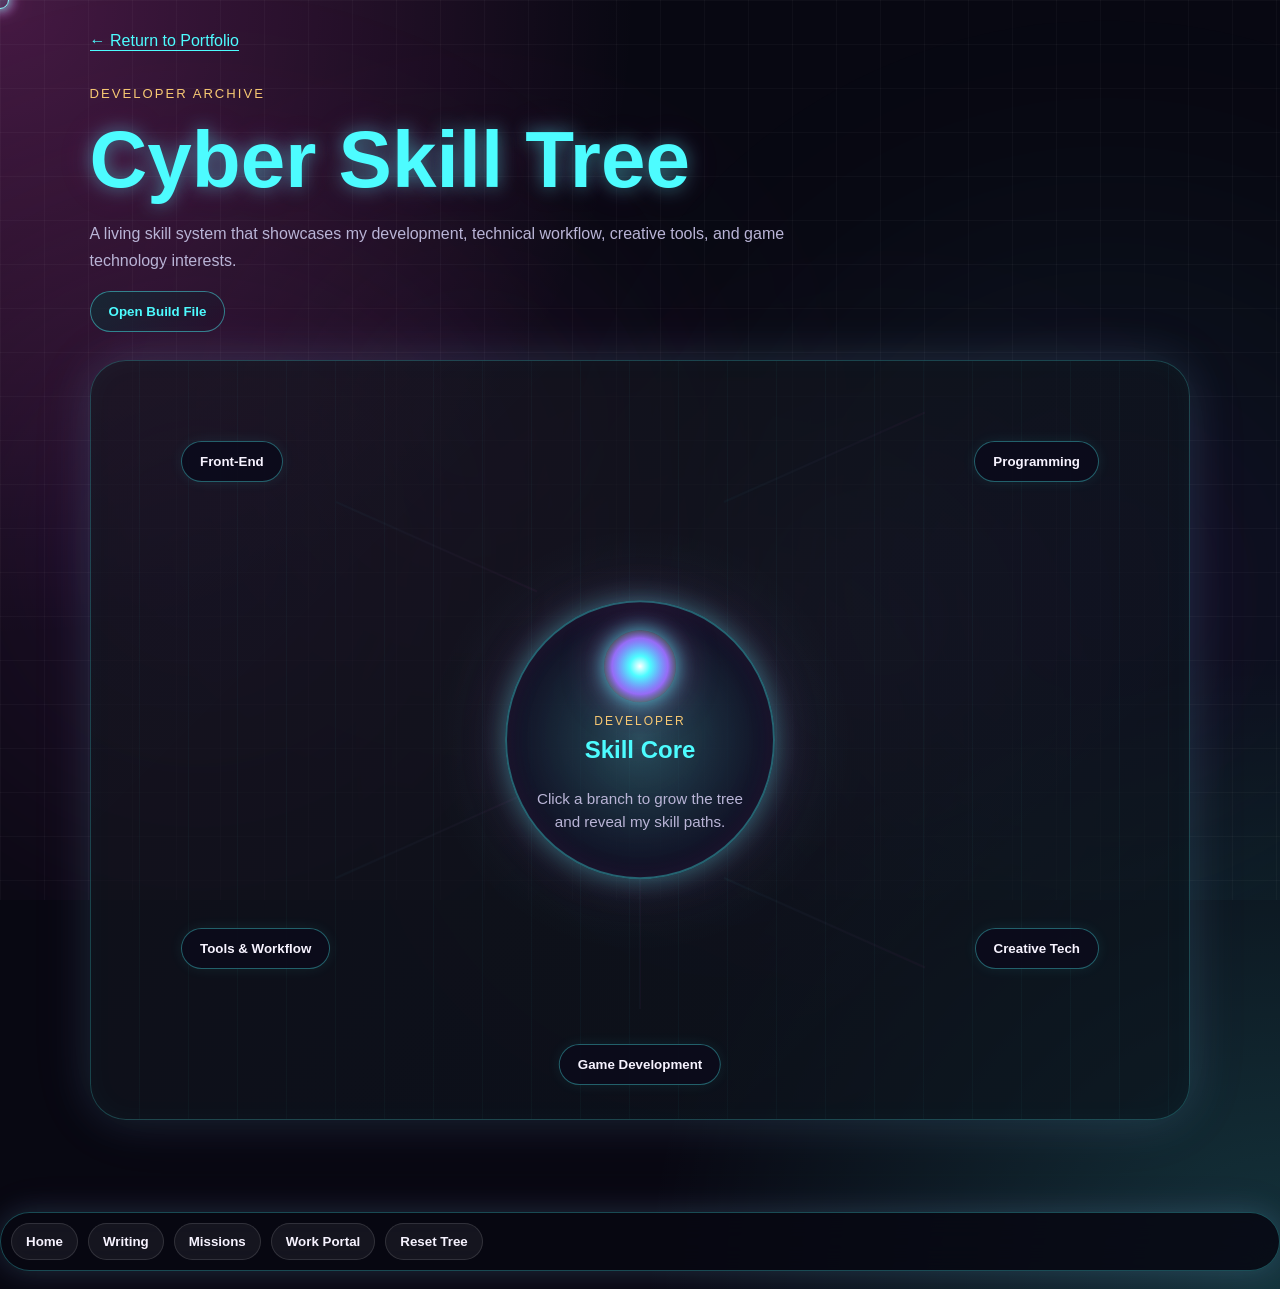
<file: developer.html>
<!DOCTYPE html>
<html lang="en">
<head>
  <meta charset="UTF-8" />
  <meta name="viewport" content="width=device-width, initial-scale=1.0" />
  <title>Developer Skills</title>
  <link rel="stylesheet" href="developer.css" />
  <link rel="stylesheet" href="fog.css" />
  <link rel="stylesheet" href="case-terminal.css" />
</head>
<body>
  <!-- PURPLE FOG EFFECT -->
<div class="purple-fog"></div>
<div class="fog-orb one"></div>
<div class="fog-orb two"></div>
<div class="fog-orb three"></div>
  <div class="custom-cursor" id="customCursor"></div>
  <div class="cursor-trail" id="cursorTrail"></div>
  <div class="dev-bg"></div>

  <header class="dev-header">
    <a href="index.html" class="back-link">← Return to Portfolio</a>

    <div>
      <p class="eyebrow">Developer Archive</p>
      <h1>Cyber Skill Tree</h1>
      <p class="subtitle">
        A living skill system that showcases my development, technical workflow,
        creative tools, and game technology interests.
      </p>
	  
	  <button class="case-terminal-button" onclick="openCaseStudy('developer')">Open Build File</button>
	  
    </div>
  </header>

  <main class="dev-stage">
    <section class="tree-shell">

     <div class="tree-core" id="treeCore">
		<div class="core-orb"></div>
		<span class="core-label">Developer</span>
		<h2>Skill Core</h2>
		<p>Click a branch to grow the tree and reveal my skill paths.</p>
	</div>

	<div class="particle-field" id="particleField"></div>

      <!-- BRANCH BUTTONS -->
      <button class="branch-btn top-left" onclick="toggleBranch('frontendBranch', this)">
        Front-End
      </button>

      <button class="branch-btn top-right" onclick="toggleBranch('programmingBranch', this)">
        Programming
      </button>

      <button class="branch-btn bottom-left" onclick="toggleBranch('toolsBranch', this)">
        Tools & Workflow
      </button>

      <button class="branch-btn bottom-right" onclick="toggleBranch('creativeBranch', this)">
        Creative Tech
      </button>

      <button class="branch-btn bottom-center" onclick="toggleBranch('gameBranch', this)">
        Game Development
      </button>

      <!-- CONNECTOR LINES -->
     <div class="tree-line line-top-left" data-line="frontendBranch"></div>
	 <div class="tree-line line-top-right" data-line="programmingBranch"></div>
	 <div class="tree-line line-bottom-left" data-line="toolsBranch"></div>
	 <div class="tree-line line-bottom-right" data-line="creativeBranch"></div>
	 <div class="tree-line line-bottom-center" data-line="gameBranch"></div>

      <!-- SKILL CLUSTERS -->
      
<div class="skill-cluster cluster-top-left" id="frontendBranch">
  <h3>Front-End</h3>

  <div class="skill-pill-wrap">
    <a class="skill-pill" href="#" data-description="HTML helps me structure webpages, sections, buttons, panels, and project layouts.">
      <span class="skill-icon">◆</span>
      <span>HTML</span>
      <div class="skill-meter"><span style="width: 85%;"></span></div>
    </a>

    <a class="skill-pill" href="#" data-description="CSS helps me create responsive layouts, cyberpunk visuals, animations, glowing effects, and themed interfaces.">
      <span class="skill-icon">✦</span>
      <span>CSS</span>
      <div class="skill-meter"><span style="width: 82%;"></span></div>
    </a>

    <a class="skill-pill" href="#" data-description="JavaScript lets me build interactive buttons, page effects, modals, story systems, and dynamic project features.">
      <span class="skill-icon">⚡</span>
      <span>JavaScript</span>
      <div class="skill-meter"><span style="width: 68%;"></span></div>
    </a>

    <a class="skill-pill" href="#" data-description="Responsive design helps my projects work on desktop, tablet, and mobile screens.">
      <span class="skill-icon">▣</span>
      <span>Responsive Design</span>
      <div class="skill-meter"><span style="width: 72%;"></span></div>
    </a>

    <a class="skill-pill" href="index.html" data-description="View my interactive portfolio project that uses HTML, CSS, and JavaScript.">
      <span class="skill-icon">↗</span>
      <span>Portfolio Project</span>
      <div class="skill-meter"><span style="width: 88%;"></span></div>
    </a>
  </div>
</div>

<div class="skill-cluster cluster-top-right" id="programmingBranch">
  <h3>Programming</h3>

  <div class="skill-pill-wrap">
    <a class="skill-pill" href="#" data-description="Python helps me understand programming logic, problem solving, and beginner automation concepts.">
      <span class="skill-icon">⌁</span>
      <span>Python</span>
      <div class="skill-meter"><span style="width: 58%;"></span></div>
    </a>

    <a class="skill-pill" href="#" data-description="C# is useful for game development, Unity-style scripting concepts, and object-oriented programming.">
      <span class="skill-icon">◇</span>
      <span>C#</span>
      <div class="skill-meter"><span style="width: 45%;"></span></div>
    </a>

    <a class="skill-pill" href="#" data-description="SQL helps with databases, data organization, queries, and structured information systems.">
      <span class="skill-icon">◎</span>
      <span>SQL</span>
      <div class="skill-meter"><span style="width: 50%;"></span></div>
    </a>

    <a class="skill-pill" href="#" data-description="Logic building helps me break problems into steps and build interactive systems.">
      <span class="skill-icon">⟐</span>
      <span>Logic Building</span>
      <div class="skill-meter"><span style="width: 70%;"></span></div>
    </a>
  </div>
</div>

<div class="skill-cluster cluster-bottom-left" id="toolsBranch">
  <h3>Tools & Workflow</h3>

  <div class="skill-pill-wrap">
    <a class="skill-pill" href="#" data-description="VS Code is where I organize, write, test, and debug my web projects.">
      <span class="skill-icon">⌨</span>
      <span>VS Code</span>
      <div class="skill-meter"><span style="width: 80%;"></span></div>
    </a>

    <a class="skill-pill" href="#" data-description="GitHub helps me store projects, share code, and build a developer portfolio.">
      <span class="skill-icon">⎇</span>
      <span>GitHub</span>
      <div class="skill-meter"><span style="width: 55%;"></span></div>
    </a>

    <a class="skill-pill" href="#" data-description="Project organization helps me keep HTML, CSS, JavaScript, images, and videos in the correct folders.">
      <span class="skill-icon">▤</span>
      <span>Project Organization</span>
      <div class="skill-meter"><span style="width: 76%;"></span></div>
    </a>

    <a class="skill-pill" href="#" data-description="Debugging helps me find mistakes, fix broken layouts, and test interactive features.">
      <span class="skill-icon">✧</span>
      <span>Debugging</span>
      <div class="skill-meter"><span style="width: 64%;"></span></div>
    </a>
  </div>
</div>

<div class="skill-cluster cluster-bottom-right" id="creativeBranch">
  <h3>Creative Tech</h3>

  <div class="skill-pill-wrap">
    <a class="skill-pill" href="#" data-description="Adobe Suite helps me create visual assets, graphics, video elements, and portfolio materials.">
      <span class="skill-icon">✦</span>
      <span>Adobe Suite</span>
      <div class="skill-meter"><span style="width: 70%;"></span></div>
    </a>

    <a class="skill-pill" href="#" data-description="Premiere Pro helps me edit video projects, title cards, audio, pacing, transitions, and visual storytelling.">
      <span class="skill-icon">▶</span>
      <span>Premiere Pro</span>
      <div class="skill-meter"><span style="width: 72%;"></span></div>
    </a>

    <a class="skill-pill" href="#" data-description="Clip Studio Paint helps me develop character sheets, sprites, webtoon concepts, and visual novel artwork.">
      <span class="skill-icon">✎</span>
      <span>Clip Studio Paint</span>
      <div class="skill-meter"><span style="width: 75%;"></span></div>
    </a>

    <a class="skill-pill" href="writing.html" data-description="View my writing archive, where storytelling and interactive design connect.">
      <span class="skill-icon">↗</span>
      <span>Writing Archive</span>
      <div class="skill-meter"><span style="width: 82%;"></span></div>
    </a>
  </div>
</div>

<div class="skill-cluster cluster-bottom-center" id="gameBranch">
  <h3>Game Development</h3>

  <div class="skill-pill-wrap">
    <a class="skill-pill" href="#" data-description="Game design helps me create mechanics, player choices, story systems, and interactive worlds.">
      <span class="skill-icon">⬡</span>
      <span>Game Design</span>
      <div class="skill-meter"><span style="width: 78%;"></span></div>
    </a>

    <a class="skill-pill" href="#" data-description="Worldbuilding helps me develop lore, clans, characters, conflict, locations, and story rules.">
      <span class="skill-icon">☽</span>
      <span>Worldbuilding</span>
      <div class="skill-meter"><span style="width: 86%;"></span></div>
    </a>

    <a class="skill-pill" href="#" data-description="Unreal Engine is part of my game development learning path for realistic environments and gameplay.">
      <span class="skill-icon">✹</span>
      <span>Unreal Engine</span>
      <div class="skill-meter"><span style="width: 42%;"></span></div>
    </a>

    <a class="skill-pill" href="#" data-description="Character systems help connect story, design, player choice, abilities, and gameplay roles.">
      <span class="skill-icon">♢</span>
      <span>Character Systems</span>
      <div class="skill-meter"><span style="width: 74%;"></span></div>
    </a>
  </div>
</div>
  </main>

  <!-- FLOATING MENU -->
  <div class="dev-floating-menu">
    <button onclick="window.location.href='index.html'">Home</button>
    <button onclick="window.location.href='writing.html'">Writing</button>
	<button onclick="window.location.href='mission.html'">Missions</button>
    <button onclick="window.location.href='index.html#work-portal'">Work Portal</button>
    <button onclick="collapseAllBranches()">Reset Tree</button>
  </div>
  <!-- UNIVERSAL CASE STUDY TERMINAL -->
<div class="case-terminal-modal" id="caseTerminalModal">
  <div class="case-terminal-box">
    <button class="case-terminal-close" onclick="closeCaseStudy()">×</button>

    <div class="case-terminal-top">
      <span></span>
      <span></span>
      <span></span>
    </div>

    <p class="case-terminal-line">> BUILD FILE OPENED</p>
    <h2 id="caseTerminalTitle">Case Study</h2>

    <div class="case-terminal-grid">
      <section class="case-terminal-section">
        <h3>Goal</h3>
        <p id="caseTerminalGoal"></p>
      </section>

      <section class="case-terminal-section">
        <h3>Problem</h3>
        <p id="caseTerminalProblem"></p>
      </section>

      <section class="case-terminal-section full-width">
        <h3>Solution</h3>
        <p id="caseTerminalSolution"></p>
      </section>

      <section class="case-terminal-section">
        <h3>Tools Used</h3>
        <div class="case-terminal-tools" id="caseTerminalTools"></div>
      </section>

      <section class="case-terminal-section">
        <h3>What I Learned</h3>
        <ul id="caseTerminalLearned"></ul>
      </section>

      <section class="case-terminal-section full-width">
        <h3>Next Upgrade</h3>
        <p id="caseTerminalNext"></p>
      </section>
    </div>
  </div>
</div>
  <script src="cursor.js"></script>
  <script src="case-terminal.js"></script>
  <script src="developer.js"></script>
</body>
</html>
</file>
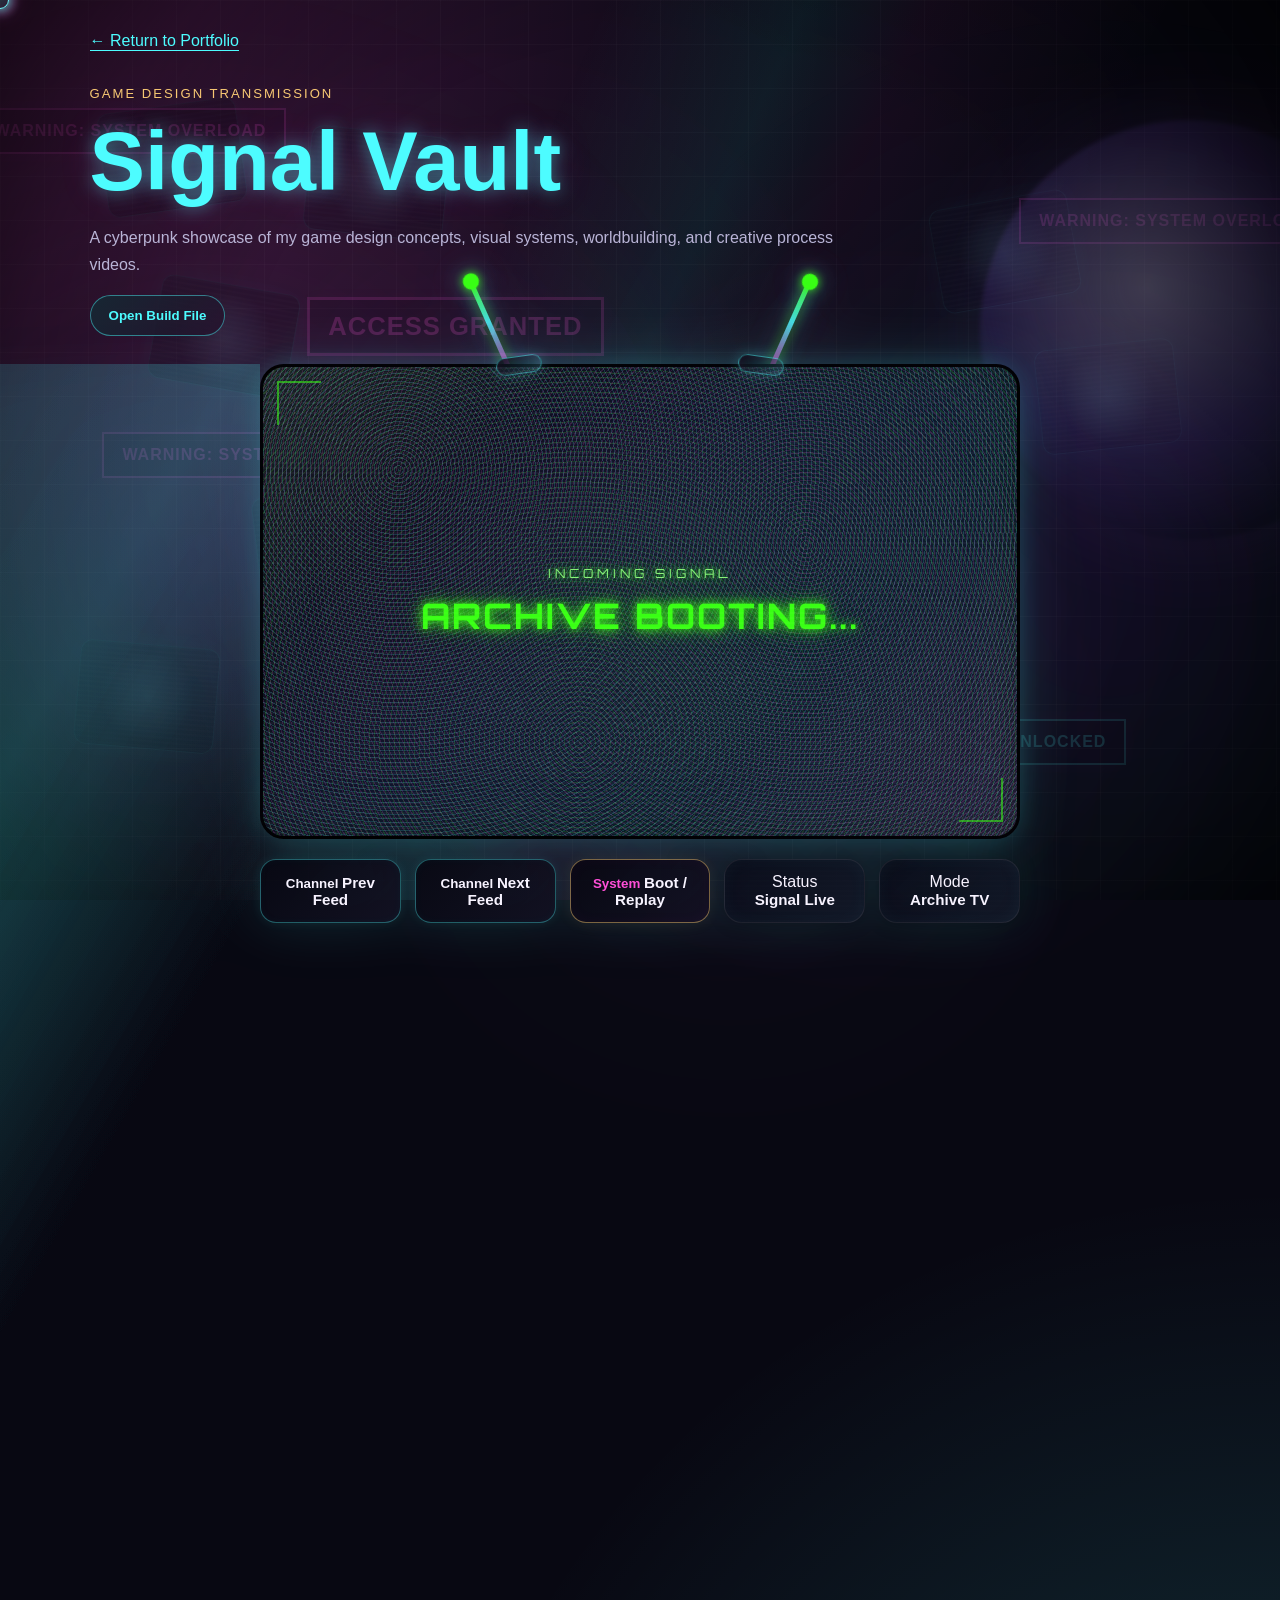
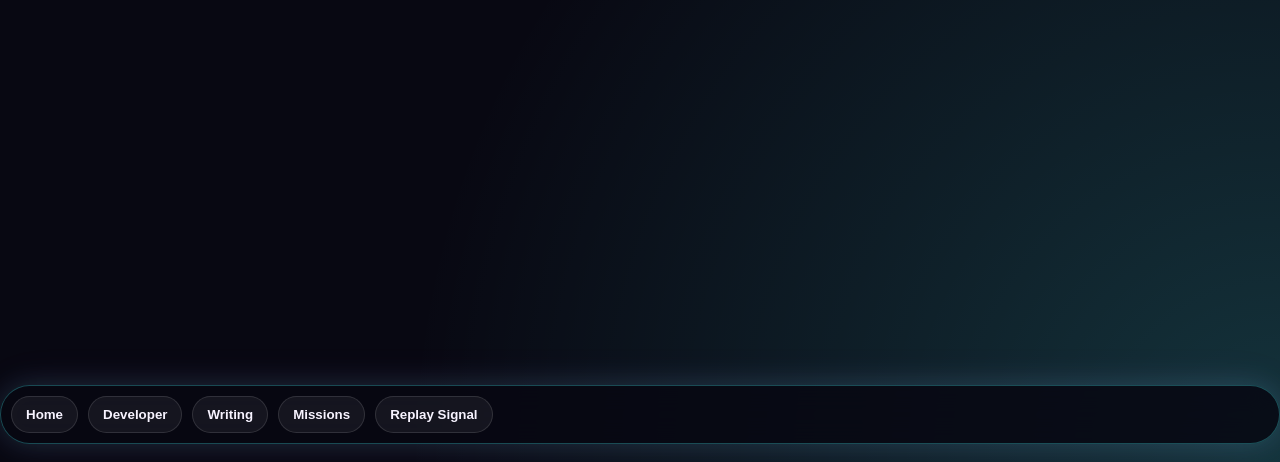
<file: game.html>
<!DOCTYPE html>
<html lang="en">
<head>
  <meta charset="UTF-8" />
  <meta name="viewport" content="width=device-width, initial-scale=1.0" />
  <title>Game Design Archive</title>
  <link rel="preconnect" href="https://fonts.googleapis.com">
  <link rel="preconnect" href="https://fonts.gstatic.com" crossorigin>
  <link href="https://fonts.googleapis.com/css2?family=Orbitron:wght@500;700;800&display=swap" rel="stylesheet">
  <link rel="stylesheet" href="game.css" />
  <link rel="stylesheet" href="fog.css" />
  <link rel="stylesheet" href="case-terminal.css" />
</head>
<body>
<div class="custom-cursor" id="customCursor"></div>
<div class="cursor-trail" id="cursorTrail"></div>
<!-- PURPLE FOG EFFECT -->
<div class="purple-fog"></div>
<div class="fog-orb one"></div>
<div class="fog-orb two"></div>
<div class="fog-orb three"></div>

  <div class="game-bg">
  <div class="bg-grid"></div>
  <div class="bg-scan"></div>

  <div class="bg-monitor-wall">
    <span class="monitor m1"></span>
    <span class="monitor m2"></span>
    <span class="monitor m3"></span>
    <span class="monitor m4"></span>
    <span class="monitor m5"></span>
    <span class="monitor m6"></span>
    <span class="monitor m7"></span>
    <span class="monitor m8"></span>
  </div>

  <div class="bg-alert-stack">
    <span class="alert-box a1">WARNING: SYSTEM OVERLOAD</span>
    <span class="alert-box a2">WARNING: SYSTEM OVERLOAD</span>
    <span class="alert-box a3">WARNING: SYSTEM OVERLOAD</span>
    <span class="alert-box a4">ACCESS GRANTED</span>
    <span class="alert-box a5">SIGNAL UNLOCKED</span>
  </div>

  <div class="bg-moon"></div>
  <div class="bg-vignette"></div>
</div>

  <header class="game-header">
    <a href="index.html" class="back-link">← Return to Portfolio</a>

    <div>
      <p class="eyebrow">Game Design Transmission</p>
      <h1>Signal Vault</h1>
      <p class="subtitle">
        A cyberpunk showcase of my game design concepts, visual systems, worldbuilding,
        and creative process videos.
      </p>
	  
	  <button class="case-terminal-button" onclick="openCaseStudy('game')">Open Build File</button>
	  
    </div>
  </header>

  <main class="game-stage">

    <section class="tv-section">
      <div class="tv-shell" id="tvShell" onclick="activateTV()">

        <div class="tv-antenna antenna-left"></div>
        <div class="tv-antenna antenna-right"></div>

        <div class="tv-frame">
          <div class="tv-screen" id="tvScreen">

			<div class="screen-overlay"></div>
			<div class="vhs-glitch-layer" id="vhsGlitchLayer"></div>

	<div class="tv-static active" id="tvStatic">
			<div class="scanlines"></div>
			<div class="noise"></div>
		<div class="signal-text">
				<span>Incoming Signal</span>
			<strong>ARCHIVE BOOTING...</strong>
		</div>
  </div>

  <div class="tv-video-content" id="tvContent">

    <video id="mainTvVideo" class="main-tv-video" controls muted playsinline>
      <source id="mainTvVideoSource" src="videos/game-concept-1.mp4" type="video/mp4">
      Your browser does not support the video tag.
    </video>

    <div class="channel-overlay">
      <span id="channelNumber">CH 01</span>
      <strong id="channelTitle">Game Concept Overview</strong>
      <p id="channelDescription">
        A showcase of the main idea, world concept, and overall direction for the project.
      </p>
    </div>

    <div class="recording-indicator">
      <span></span>
      REC
    </div>

  </div>

</div>

   <div class="tv-controls hud-controls">
  <button class="channel-btn hud-btn" onclick="previousChannel(event)">
    <span class="hud-kicker">Channel</span>
    <strong>Prev Feed</strong>
  </button>

  <button class="channel-btn hud-btn" onclick="nextChannel(event)">
    <span class="hud-kicker">Channel</span>
    <strong>Next Feed</strong>
  </button>

  <button class="power-btn hud-btn hud-power" onclick="activateTV(event)">
    <span class="hud-kicker">System</span>
    <strong>Boot / Replay</strong>
  </button>

  <div class="speaker hud-status speaker-left">
    <span class="hud-kicker">Status</span>
    <strong>Signal Live</strong>
  </div>

  <div class="speaker hud-status speaker-right">
    <span class="hud-kicker">Mode</span>
    <strong>Archive TV</strong>
  </div>
</div>

    <section class="video-archive hidden-archive" id="videoArchive">
      <div class="archive-heading">
        <p class="eyebrow">Visual Broadcasts</p>
        <h2>Project Videos</h2>
        <p>
          My project walkthroughs, concept videos, worldbuilding showcases,
          design breakdowns, and creative process.
        </p>
      </div>

     <div class="video-grid">

  <article class="video-card active-channel" onclick="setChannel(0)" data-channel-card="0">
    <div class="video-thumb">
      <span>CH 01</span>
    </div>
    <h3>Character Design Process</h3>
    <p>
      Main sketching of a character design.
    </p>
  </article>

  <article class="video-card" onclick="setChannel(1)" data-channel-card="1">
    <div class="video-thumb">
      <span>CH 02</span>
    </div>
    <h3>Character & Mechanics Showcase</h3>
    <p>
      Character systems, ability ideas, gameplay direction, and mechanics.
    </p>
  </article>

  <article class="video-card" onclick="setChannel(2)" data-channel-card="2">
    <div class="video-thumb">
      <span>CH 03</span>
    </div>
    <h3>Lore / Worldbuilding Breakdown</h3>
    <p>
      World lore, factions, mythology, rules, atmosphere, and story systems.
    </p>
  </article>

  <article class="video-card" onclick="setChannel(3)" data-channel-card="3">
    <div class="video-thumb">
      <span>CH 04</span>
    </div>
    <h3>Process / Design Log</h3>
    <p>
      Behind-the-scenes design work, sketches, planning, and project evolution.
    </p>
  </article>

</div>
    </section>

  </main>

  <div class="game-floating-menu">
    <button onclick="window.location.href='index.html'">Home</button>
    <button onclick="window.location.href='developer.html'">Developer</button>
    <button onclick="window.location.href='writing.html'">Writing</button>
    <button onclick="window.location.href='mission.html'">Missions</button>
    <button onclick="rebootTV()">Replay Signal</button>
  </div>
  <!-- UNIVERSAL CASE STUDY TERMINAL -->
<div class="case-terminal-modal" id="caseTerminalModal">
  <div class="case-terminal-box">
    <button class="case-terminal-close" onclick="closeCaseStudy()">×</button>

    <div class="case-terminal-top">
      <span></span>
      <span></span>
      <span></span>
    </div>

    <p class="case-terminal-line">> BUILD FILE OPENED</p>
    <h2 id="caseTerminalTitle">Case Study</h2>

    <div class="case-terminal-grid">
      <section class="case-terminal-section">
        <h3>Goal</h3>
        <p id="caseTerminalGoal"></p>
      </section>

      <section class="case-terminal-section">
        <h3>Problem</h3>
        <p id="caseTerminalProblem"></p>
      </section>

      <section class="case-terminal-section full-width">
        <h3>Solution</h3>
        <p id="caseTerminalSolution"></p>
      </section>

      <section class="case-terminal-section">
        <h3>Tools Used</h3>
        <div class="case-terminal-tools" id="caseTerminalTools"></div>
      </section>

      <section class="case-terminal-section">
        <h3>What I Learned</h3>
        <ul id="caseTerminalLearned"></ul>
      </section>

      <section class="case-terminal-section full-width">
        <h3>Next Upgrade</h3>
        <p id="caseTerminalNext"></p>
      </section>
    </div>
  </div>
</div>
  <script src="cursor.js"></script>
  <script src="case-terminal.js"></script>
  <script src="game.js"></script>
</body>
</html>
</file>
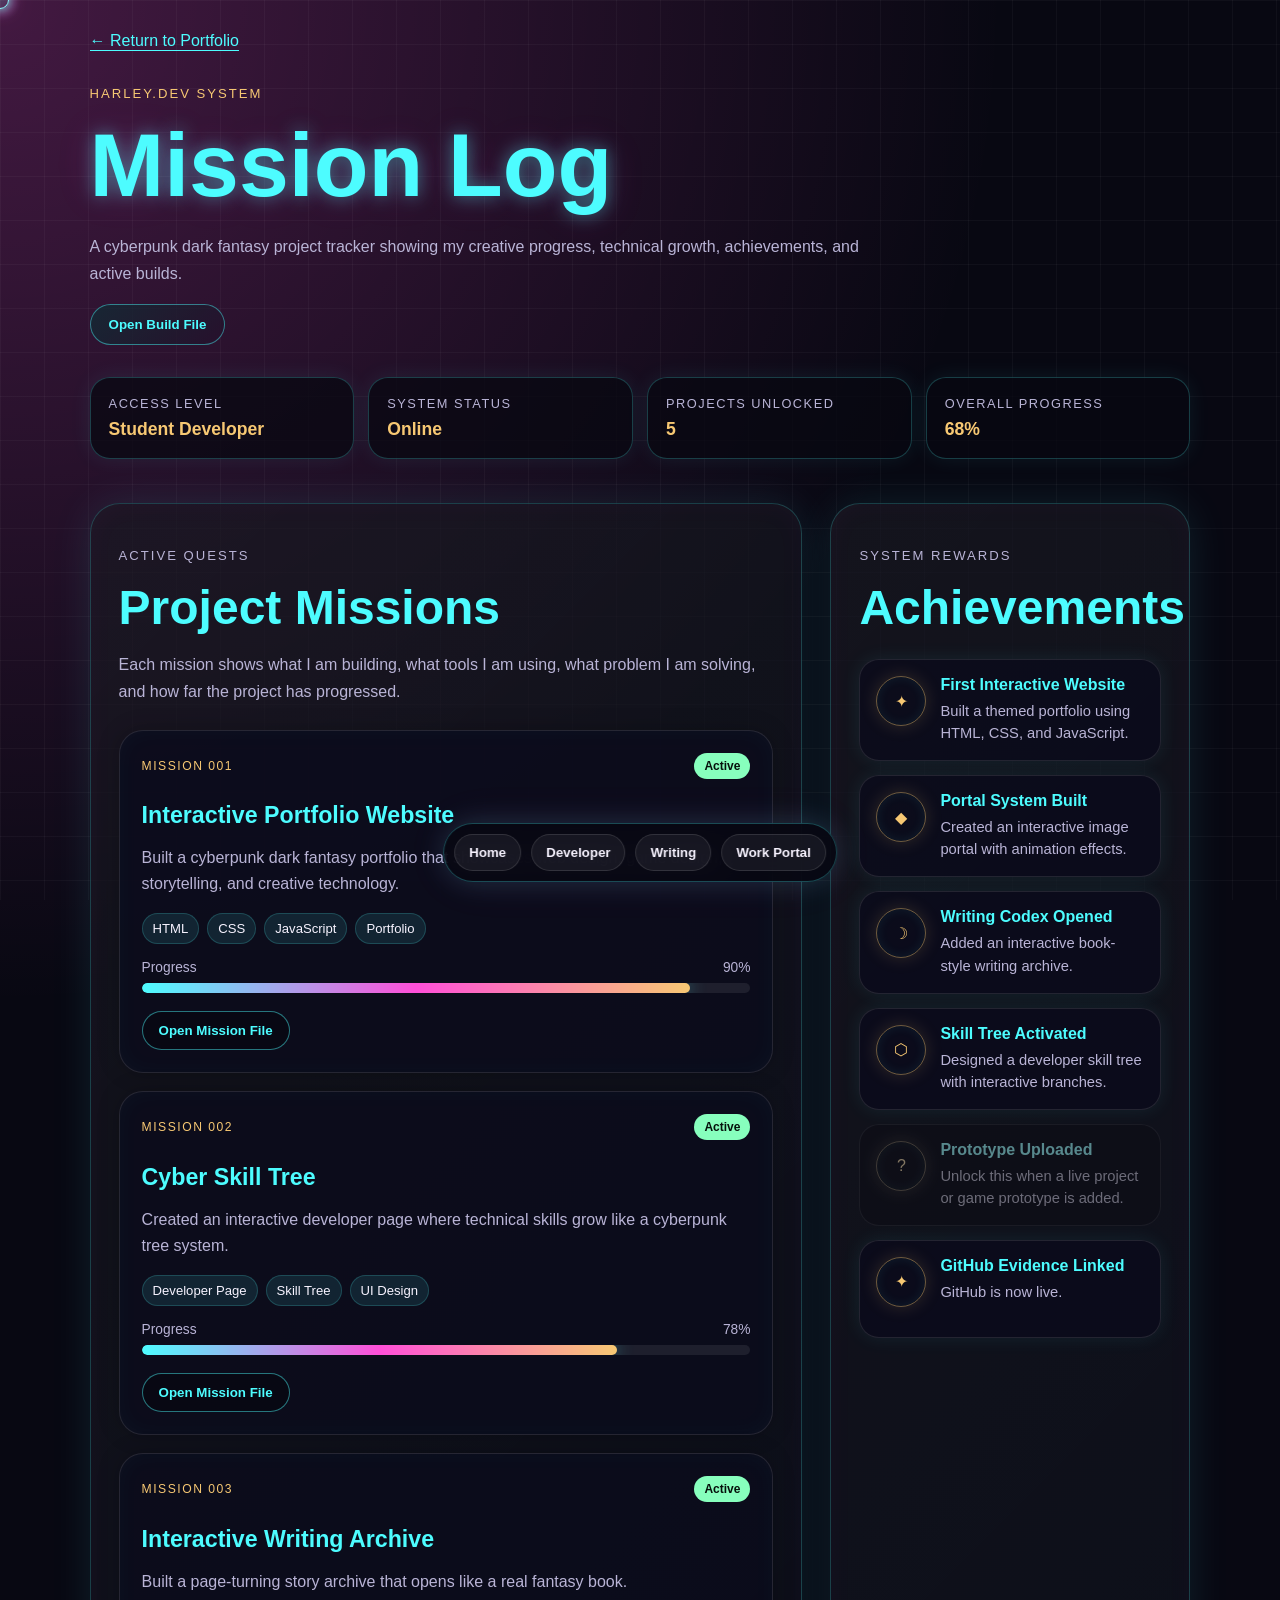
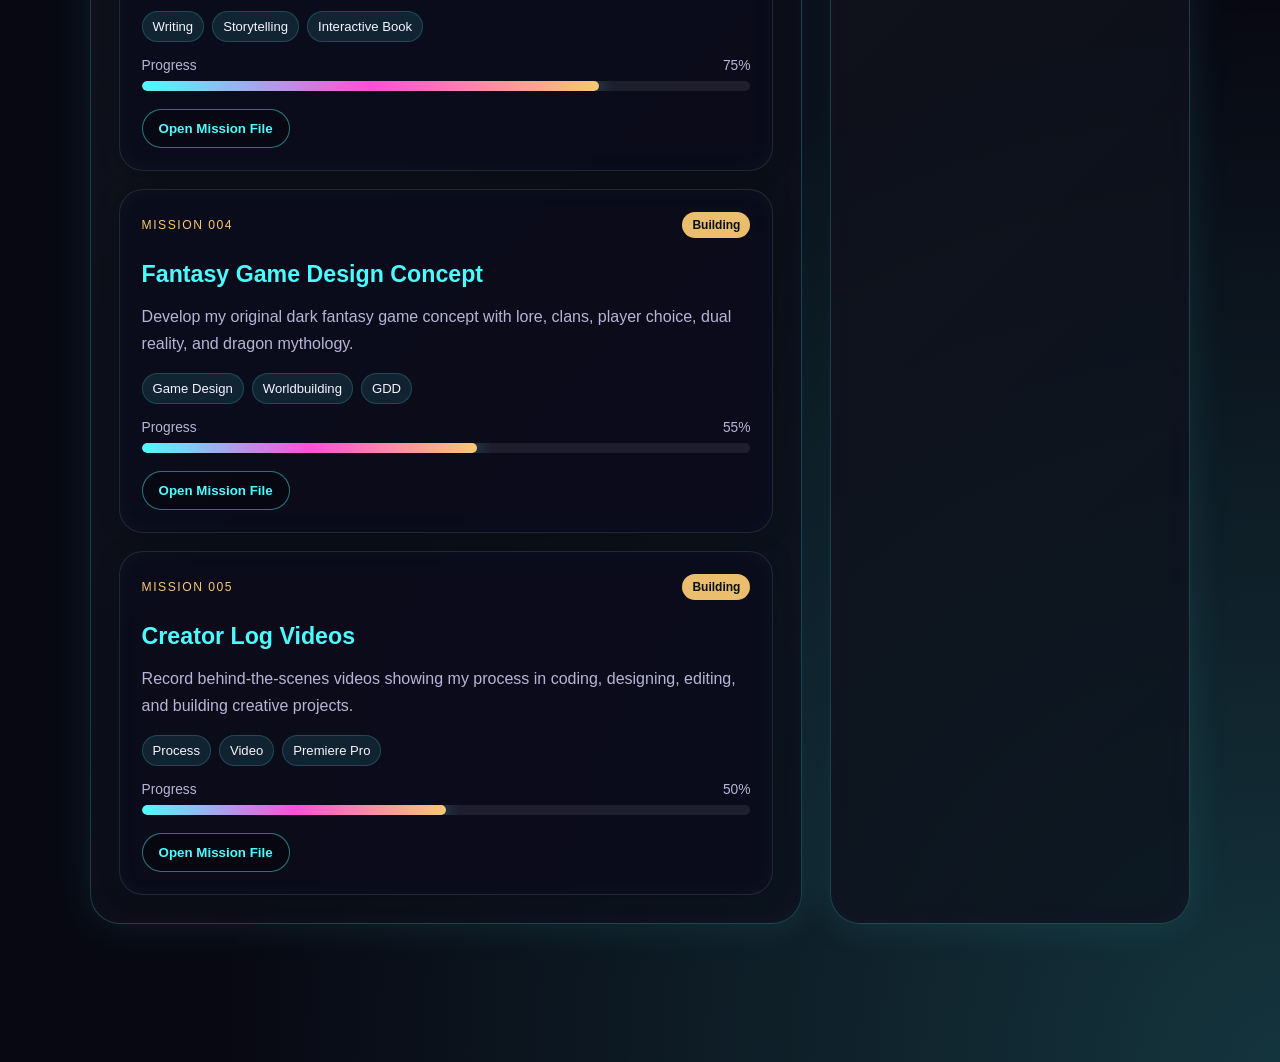
<file: mission.html>
<!DOCTYPE html>
<html lang="en">
<head>
  <meta charset="UTF-8" />
  <meta name="viewport" content="width=device-width, initial-scale=1.0" />

  <title>Mission Log | Harley.dev</title>

  <link rel="stylesheet" href="mission.css" />
  <link rel="stylesheet" href="case-terminal.css" />
</head>
<body>
   <div class="custom-cursor" id="customCursor"></div>
   <div class="cursor-trail" id="cursorTrail"></div>

  <div class="mission-bg"></div>

  <header class="mission-header">
    <a href="index.html" class="back-link">← Return to Portfolio</a>

    <div>
      <p class="eyebrow">Harley.dev System</p>
      <h1>Mission Log</h1>
      <p class="subtitle">
        A cyberpunk dark fantasy project tracker showing my creative progress,
        technical growth, achievements, and active builds.
      </p>
	  
	  <button class="case-terminal-button" onclick="openCaseStudy('mission')">Open Build File</button>
	  
    </div>

    <div class="system-status">
      <div>
        <span>Access Level</span>
        <strong>Student Developer</strong>
      </div>

      <div>
        <span>System Status</span>
        <strong>Online</strong>
      </div>

      <div>
        <span>Projects Unlocked</span>
        <strong id="projectCount">0</strong>
      </div>

      <div>
        <span>Overall Progress</span>
        <strong id="overallProgress">0%</strong>
      </div>
    </div>
  </header>

  <main class="mission-layout">

    <!-- LEFT SIDE: MISSION LOG -->
    <section class="mission-panel">
      <div class="panel-heading">
        <p class="eyebrow">Active Quests</p>
        <h2>Project Missions</h2>
        <p>
          Each mission shows what I am building, what tools I am using,
          what problem I am solving, and how far the project has progressed.
        </p>
      </div>

      <div class="mission-grid" id="missionGrid">

        <article class="mission-card active" data-progress="85">
          <div class="mission-top">
            <span class="mission-id">MISSION 001</span>
            <span class="mission-status">Active</span>
          </div>

          <h3>Interactive Portfolio Website</h3>

          <p>
            Built a cyberpunk dark fantasy portfolio that showcases web design,
            game design, storytelling, and creative technology.
          </p>

          <div class="mission-tags">
            <span>HTML</span>
            <span>CSS</span>
            <span>JavaScript</span>
            <span>Portfolio</span>
          </div>

          <div class="progress-block">
            <div class="progress-label">
              <span>Progress</span>
              <span>90%</span>
            </div>
            <div class="progress-bar">
              <span style="width: 90%;"></span>
            </div>
          </div>

          <button onclick="openMissionTerminal(
            'Interactive Portfolio Website',
            'My goal was to avoid a plain resume-style portfolio and create an interactive cyberpunk dark fantasy experience. I used HTML, CSS, and JavaScript to build panels, project cards, portals, modals, and themed navigation.',
            'Next step: add completed project links, GitHub links, and process videos.'
          )">
            Open Mission File
          </button>
        </article>

        <article class="mission-card active" data-progress="78">
          <div class="mission-top">
            <span class="mission-id">MISSION 002</span>
            <span class="mission-status">Active</span>
          </div>

          <h3>Cyber Skill Tree</h3>

          <p>
            Created an interactive developer page where technical skills grow
            like a cyberpunk tree system.
          </p>

          <div class="mission-tags">
            <span>Developer Page</span>
            <span>Skill Tree</span>
            <span>UI Design</span>
          </div>

          <div class="progress-block">
            <div class="progress-label">
              <span>Progress</span>
              <span>78%</span>
            </div>
            <div class="progress-bar">
              <span style="width: 78%;"></span>
            </div>
          </div>

          <button onclick="openMissionTerminal(
            'Cyber Skill Tree',
            'This project turns my developer and tech skills into an interactive skill-growth interface. It includes branches, hover descriptions, icons, meters, project links, animated particles, and sound feedback.',
            'Next step: connect every skill node to real project evidence.'
          )">
            Open Mission File
          </button>
        </article>

        <article class="mission-card active" data-progress="70">
          <div class="mission-top">
            <span class="mission-id">MISSION 003</span>
            <span class="mission-status">Active</span>
          </div>

          <h3>Interactive Writing Archive</h3>

          <p>
            Built a page-turning story archive that opens like a real
            fantasy book.
          </p>

          <div class="mission-tags">
            <span>Writing</span>
            <span>Storytelling</span>
            <span>Interactive Book</span>
          </div>

          <div class="progress-block">
            <div class="progress-label">
              <span>Progress</span>
              <span>75%</span>
            </div>
            <div class="progress-bar">
              <span style="width: 75%;"></span>
            </div>
          </div>

          <button onclick="openMissionTerminal(
            'Interactive Writing Archive',
            'This page showcases writing samples through a closed-book animation, vintage page styling, page-turn controls, and a floating menu. It connects my storytelling side with my web development skills.',
            'Next step: add full excerpts, chapter sections, and downloadable writing samples.'
          )">
            Open Mission File
          </button>
        </article>

        <article class="mission-card locked" data-progress="55">
          <div class="mission-top">
            <span class="mission-id">MISSION 004</span>
            <span class="mission-status locked-status">Building</span>
          </div>

          <h3>Fantasy Game Design Concept</h3>

          <p>
            Develop my original dark fantasy game concept with lore, clans,
            player choice, dual reality, and dragon mythology.
          </p>

          <div class="mission-tags">
            <span>Game Design</span>
            <span>Worldbuilding</span>
            <span>GDD</span>
          </div>

          <div class="progress-block">
            <div class="progress-label">
              <span>Progress</span>
              <span>55%</span>
            </div>
            <div class="progress-bar">
              <span style="width: 55%;"></span>
            </div>
          </div>

          <button onclick="openMissionTerminal(
            'Fantasy Game Design Concept',
            'This project is my original game concept focused on a white snake, a dragon lord, missing bones, clans, betrayal, dual reality, and player-driven endings.',
            'Next step: build the full GDD, world map, character sheets, and prototype scene.'
          )">
            Open Mission File
          </button>
        </article>

        <article class="mission-card locked" data-progress="50">
          <div class="mission-top">
            <span class="mission-id">MISSION 005</span>
            <span class="mission-status locked-status">Building</span>
          </div>

          <h3>Creator Log Videos</h3>

          <p>
            Record behind-the-scenes videos showing my process in coding,
            designing, editing, and building creative projects.
          </p>

          <div class="mission-tags">
            <span>Process</span>
            <span>Video</span>
            <span>Premiere Pro</span>
          </div>

          <div class="progress-block">
            <div class="progress-label">
              <span>Progress</span>
              <span>50%</span>
            </div>
            <div class="progress-bar">
              <span style="width: 50%;"></span>
            </div>
          </div>

          <button onclick="openMissionTerminal(
            'Creator Log Videos',
            'This mission will showcase how I work, not just the final result. I want to include coding walkthroughs, design process videos, project explanations, and editing progress.',
            'Next step: record short process clips and add them to the portfolio.'
          )">
            Open Mission File
          </button>
        </article>

      </div>
    </section>

    <!-- RIGHT SIDE: ACHIEVEMENTS -->
    <aside class="achievement-panel">
      <div class="panel-heading">
        <p class="eyebrow">System Rewards</p>
        <h2>Achievements</h2>
      </div>

      <div class="achievement-list">

        <div class="achievement-card unlocked">
          <span class="achievement-icon">✦</span>
          <div>
            <h3>First Interactive Website</h3>
            <p>Built a themed portfolio using HTML, CSS, and JavaScript.</p>
          </div>
        </div>

        <div class="achievement-card unlocked">
          <span class="achievement-icon">◆</span>
          <div>
            <h3>Portal System Built</h3>
            <p>Created an interactive image portal with animation effects.</p>
          </div>
        </div>

        <div class="achievement-card unlocked">
          <span class="achievement-icon">☽</span>
          <div>
            <h3>Writing Codex Opened</h3>
            <p>Added an interactive book-style writing archive.</p>
          </div>
        </div>

        <div class="achievement-card unlocked">
          <span class="achievement-icon">⬡</span>
          <div>
            <h3>Skill Tree Activated</h3>
            <p>Designed a developer skill tree with interactive branches.</p>
          </div>
        </div>

        <div class="achievement-card locked-achievement">
          <span class="achievement-icon">?</span>
          <div>
            <h3>Prototype Uploaded</h3>
            <p>Unlock this when a live project or game prototype is added.</p>
          </div>
        </div>

        <div class="achievement-card unlocked">
          <span class="achievement-icon">✦</span>
          <div>
            <h3>GitHub Evidence Linked</h3>
            <p>GitHub is now live.</p>
			<a href="https://github.com/Harleyjeanhuggins/Harley-Portfolio" target="_blank" class="neon-link">
          </div>
        </div>

      </div>
    </aside>

  </main>

  <!-- TERMINAL MODAL -->
  <div class="terminal-modal" id="terminalModal">
    <div class="terminal-box">
      <button class="close-terminal" onclick="closeMissionTerminal()">×</button>

      <div class="terminal-top">
        <span></span>
        <span></span>
        <span></span>
      </div>

      <p class="terminal-line">> PROJECT FILE OPENED</p>
      <h2 id="terminalTitle">Mission Title</h2>

      <p class="terminal-label">MISSION SUMMARY</p>
      <p id="terminalSummary">
        Mission details will appear here.
      </p>

      <p class="terminal-label">NEXT UPDATE</p>
      <p id="terminalNext">
        Next step will appear here.
      </p>
    </div>
  </div>

  <!-- FLOATING MENU -->
  <div class="mission-floating-menu">
    <button onclick="window.location.href='index.html'">Home</button>
    <button onclick="window.location.href='developer.html'">Developer</button>
    <button onclick="window.location.href='writing.html'">Writing</button>
    <button onclick="window.location.href='index.html#work-portal'">Work Portal</button>
  </div>
   <!-- UNIVERSAL CASE STUDY TERMINAL -->
<div class="case-terminal-modal" id="caseTerminalModal">
  <div class="case-terminal-box">
    <button class="case-terminal-close" onclick="closeCaseStudy()">×</button>

    <div class="case-terminal-top">
      <span></span>
      <span></span>
      <span></span>
    </div>

    <p class="case-terminal-line">> BUILD FILE OPENED</p>
    <h2 id="caseTerminalTitle">Case Study</h2>

    <div class="case-terminal-grid">
      <section class="case-terminal-section">
        <h3>Goal</h3>
        <p id="caseTerminalGoal"></p>
      </section>

      <section class="case-terminal-section">
        <h3>Problem</h3>
        <p id="caseTerminalProblem"></p>
      </section>

      <section class="case-terminal-section full-width">
        <h3>Solution</h3>
        <p id="caseTerminalSolution"></p>
      </section>

      <section class="case-terminal-section">
        <h3>Tools Used</h3>
        <div class="case-terminal-tools" id="caseTerminalTools"></div>
      </section>

      <section class="case-terminal-section">
        <h3>What I Learned</h3>
        <ul id="caseTerminalLearned"></ul>
      </section>

      <section class="case-terminal-section full-width">
        <h3>Next Upgrade</h3>
        <p id="caseTerminalNext"></p>
      </section>
    </div>
  </div>
</div>
  <script src="cursor.js"></script>
  <script src="case-terminal.js"></script>
  <script src="mission.js"></script>
</body>
</html>
</file>
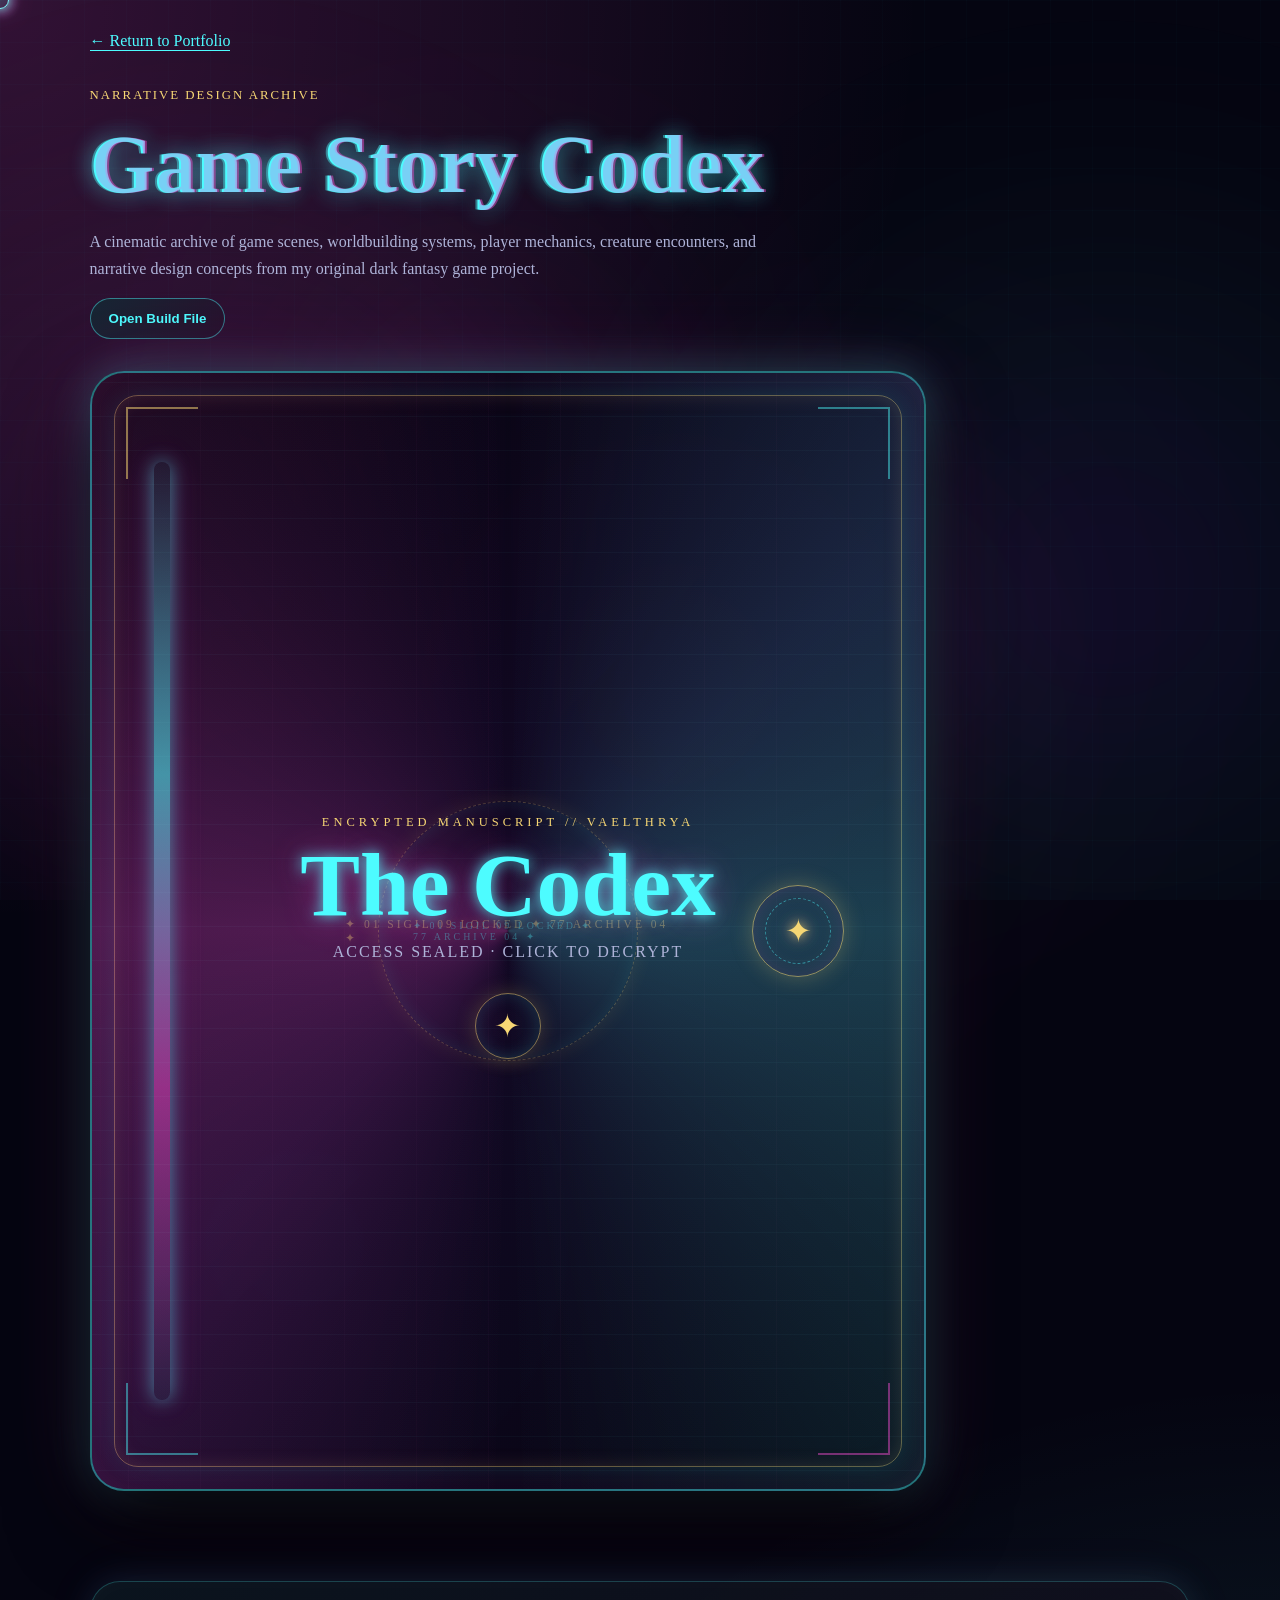
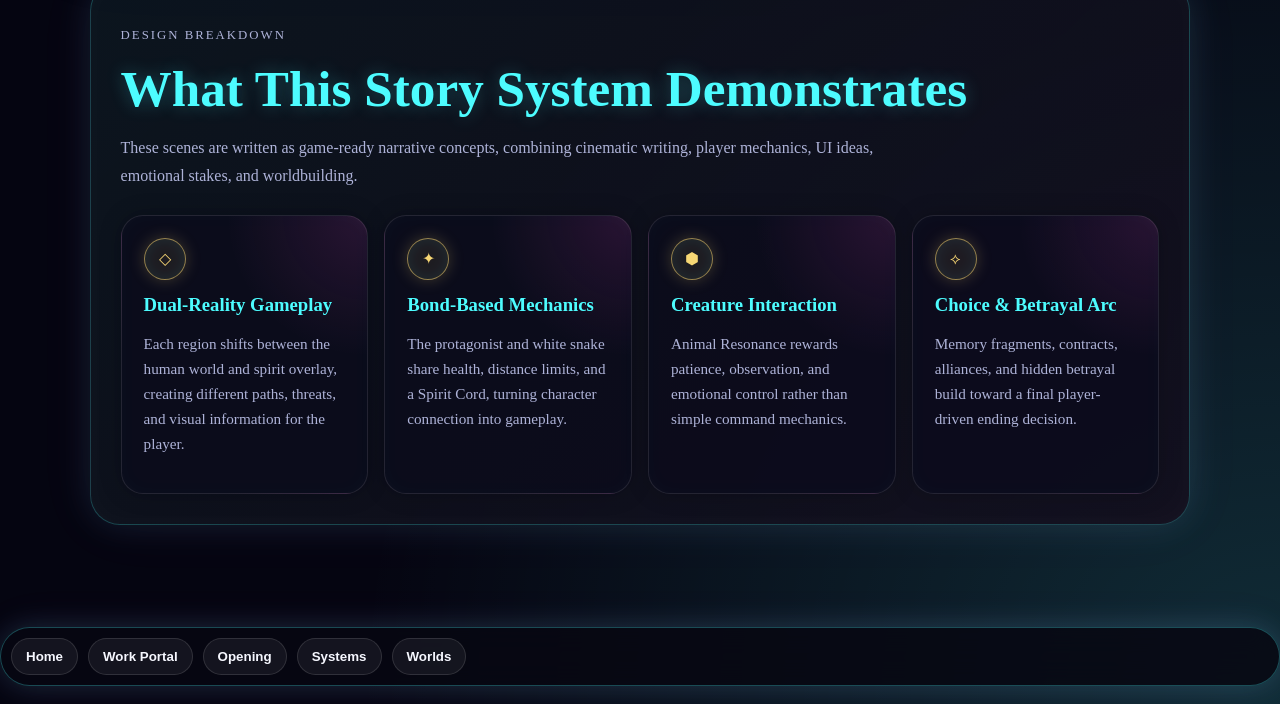
<file: writing.html>
<!DOCTYPE html>
<html lang="en">
<head>
  <meta charset="UTF-8" />
  <meta name="viewport" content="width=device-width, initial-scale=1.0" />

  <title>The Interactive Manuscript</title>

  <link rel="stylesheet" href="writing.css" />
  <link rel="stylesheet" href="fog.css" />
  <link rel="stylesheet" href="case-terminal.css" />
</head>
<body>
  <!-- PURPLE FOG EFFECT -->
<div class="purple-fog"></div>
<div class="fog-orb one"></div>
<div class="fog-orb two"></div>
<div class="fog-orb three"></div>
  <div class="custom-cursor" id="customCursor"></div>
  <div class="cursor-trail" id="cursorTrail"></div>
  <div class="book-bg"></div>

  <header class="archive-header">
    <a href="index.html" class="back-link">← Return to Portfolio</a>

    <div>
      <p class="eyebrow">Narrative Design Archive</p>
		<h1 class="glitch-title" data-text="Game Story Codex">Game Story Codex</h1>
	<p class="subtitle">
  		A cinematic archive of game scenes, worldbuilding systems, player mechanics, creature encounters,
  		and narrative design concepts from my original dark fantasy game project.
	</p>
	  
	  <button class="case-terminal-button" onclick="openCaseStudy('writing')">Open Build File</button>
	  
    </div>
  </header>

  <main class="book-stage">

    <section class="book-container">
<div class="book closed" id="book">
  <div class="book-cover" id="bookCover" onclick="openBook()">
    <div class="cover-aura"></div>
	<div class="cover-aura"></div>
    <div class="magic-burst" id="magicBurst"></div>
    <div class="rune-ring"></div>
	<div class="encrypted-lines"></div>

	<div class="cover-corner corner-one"></div>
	<div class="cover-corner corner-two"></div>
	<div class="cover-corner corner-three"></div>
	<div class="cover-corner corner-four"></div>

<div class="cover-seal">
  <span>✦</span>
</div>
    <div class="cover-content">
      <p class="cover-kicker">Encrypted Manuscript // Vaelthrya</p>
      <h2>The Codex</h2>
      <p class="cover-subtitle">Access Sealed · Click to Decrypt</p>

      <div class="cover-symbol">✦</div>
    </div>
  </div>

  <div class="book-glow-runes"></div>

      <!-- LEFT PAGE -->
<article class="book-page left-page">
  <span class="page-corner top-left"></span>
  <span class="page-corner bottom-left"></span>

  <div class="page-content">
    <p class="page-label" id="leftLabel">Opening Scene</p>
    <h2 id="leftTitle">The Shattered Borderland Shrine</h2>
    <p id="leftText">
      Cold dawn light bleeds over a ruined borderland shrine where snapped torii arches
      vanish into pale spirit mist. The protagonist wakes on a cracked altar with no memory,
      ash-stained clothes, and a sky that flickers between a human sun and a blood-red spirit moon.
    </p>
  </div>
</article>

<!-- RIGHT PAGE -->
<article class="book-page right-page" id="turningPage">
  <span class="page-corner top-right"></span>
  <span class="page-corner bottom-right"></span>

  <div class="page-content">
    <p class="page-label" id="rightLabel">First Encounter</p>
    <h2 id="rightTitle">The Wounded White Snake</h2>
    <p id="rightText">
      Beside a toppled fox statue, a wounded white snake breathes shallowly as ghostly light
      leaks from its side. When shadow beasts emerge from the tree line, the protagonist
      instinctively shields it, triggering the first bond between human body and ancient dragon soul.
    </p>
  </div>
</article>

      </div>

      <div class="book-controls hidden-until-open" id="bookControls">
		<button onclick="previousSpread()">Previous</button>
		<span id="pageCounter">Pages 1 - 2</span>
		<button id="nextBookButton" onclick="nextSpread()">Next</button>
	  </div>

    </section>

    <aside class="chapter-menu hidden-until-open" id="chapterMenu">
      <h3>Codex Index</h3>

      <button onclick="jumpToSpread(0)">Opening Scene</button>
	  <button onclick="jumpToSpread(1)">Core Bond System</button>
	  <button onclick="jumpToSpread(2)">Dual-Reality Zones</button>
      <button onclick="jumpToSpread(3)">Creature Interaction</button>
      <button onclick="jumpToSpread(4)">Major Set Pieces</button>
      <button onclick="jumpToSpread(5)">Truth & Betrayal Arc</button>
    </aside>

  </main>
	<section class="narrative-design-panel">
  <div class="design-panel-heading">
    <p class="eyebrow">Design Breakdown</p>
    <h2>What This Story System Demonstrates</h2>
    <p>
      These scenes are written as game-ready narrative concepts, combining cinematic writing,
      player mechanics, UI ideas, emotional stakes, and worldbuilding.
    </p>
  </div>

  <div class="design-card-grid">
    <article class="design-card">
      <span class="design-icon">◇</span>
      <h3>Dual-Reality Gameplay</h3>
      <p>
        Each region shifts between the human world and spirit overlay, creating different paths,
        threats, and visual information for the player.
      </p>
    </article>

    <article class="design-card">
      <span class="design-icon">✦</span>
      <h3>Bond-Based Mechanics</h3>
      <p>
        The protagonist and white snake share health, distance limits, and a Spirit Cord,
        turning character connection into gameplay.
      </p>
    </article>

    <article class="design-card">
      <span class="design-icon">⬢</span>
      <h3>Creature Interaction</h3>
      <p>
        Animal Resonance rewards patience, observation, and emotional control rather than
        simple command mechanics.
      </p>
    </article>

    <article class="design-card">
      <span class="design-icon">⟡</span>
      <h3>Choice & Betrayal Arc</h3>
      <p>
        Memory fragments, contracts, alliances, and hidden betrayal build toward a final
        player-driven ending decision.
      </p>
    </article>
  </div>
</section>
<!-- FLOATING BOOK MENU -->
<div class="book-floating-menu">
  <button onclick="window.location.href='index.html'">Home</button>
  <button onclick="window.location.href='index.html#work-portal'">Work Portal</button>
  <button onclick="jumpToSpread(0)">Opening</button>
  <button onclick="jumpToSpread(1)">Systems</button>
  <button onclick="jumpToSpread(2)">Worlds</button>
</div>
	<!-- UNIVERSAL CASE STUDY TERMINAL -->
<div class="case-terminal-modal" id="caseTerminalModal">
  <div class="case-terminal-box">
    <button class="case-terminal-close" onclick="closeCaseStudy()">×</button>

    <div class="case-terminal-top">
      <span></span>
      <span></span>
      <span></span>
    </div>

    <p class="case-terminal-line">> BUILD FILE OPENED</p>
    <h2 id="caseTerminalTitle">Case Study</h2>

    <div class="case-terminal-grid">
      <section class="case-terminal-section">
        <h3>Goal</h3>
        <p id="caseTerminalGoal"></p>
      </section>

      <section class="case-terminal-section">
        <h3>Problem</h3>
        <p id="caseTerminalProblem"></p>
      </section>

      <section class="case-terminal-section full-width">
        <h3>Solution</h3>
        <p id="caseTerminalSolution"></p>
      </section>

      <section class="case-terminal-section">
        <h3>Tools Used</h3>
        <div class="case-terminal-tools" id="caseTerminalTools"></div>
      </section>

      <section class="case-terminal-section">
        <h3>What I Learned</h3>
        <ul id="caseTerminalLearned"></ul>
      </section>

      <section class="case-terminal-section full-width">
        <h3>Next Upgrade</h3>
        <p id="caseTerminalNext"></p>
      </section>
    </div>
  </div>
</div>
  <script src="cursor.js"></script>
  <script src="case-terminal.js"></script>
  <script src="writing.js"></script>
</body>
</html>
</file>
<file: developer.css>
:root {
  --bg: #080812;
  --panel: rgba(17, 18, 38, 0.92);
  --panel-soft: rgba(255, 255, 255, 0.08);
  --text: #f7f3ff;
  --muted: #b9b4d6;
  --cyan: #4dfcff;
  --pink: #ff4fd8;
  --purple: #8b5cf6;
  --gold: #f7c873;
  --dark: #0d0d1a;
}

* {
  box-sizing: border-box;
}

body {
  margin: 0;
  min-height: 100vh;
  font-family: Arial, sans-serif;
  color: var(--text);
  background:
    radial-gradient(circle at top left, rgba(255, 79, 216, 0.25), transparent 35%),
    radial-gradient(circle at bottom right, rgba(77, 252, 255, 0.18), transparent 35%),
    var(--bg);
  overflow-x: hidden;
}

.dev-bg {
  position: fixed;
  inset: 0;
  background-image:
    linear-gradient(rgba(255,255,255,0.03) 1px, transparent 1px),
    linear-gradient(90deg, rgba(255,255,255,0.03) 1px, transparent 1px);
  background-size: 44px 44px;
  pointer-events: none;
  z-index: -1;
}

.dev-header {
  padding: 32px 7vw 18px;
}

.back-link {
  display: inline-block;
  margin-bottom: 22px;
  color: var(--cyan);
  text-decoration: none;
  border-bottom: 1px solid var(--cyan);
}

.back-link:hover {
  color: var(--pink);
  border-bottom-color: var(--pink);
}

.eyebrow {
  color: var(--gold);
  text-transform: uppercase;
  letter-spacing: 2px;
  font-size: 0.82rem;
}

.dev-header h1 {
  margin: 0;
  font-size: clamp(2.6rem, 7vw, 5rem);
  color: var(--cyan);
  text-shadow:
    0 0 18px rgba(77, 252, 255, 0.45),
    0 0 36px rgba(255, 79, 216, 0.18);
}

.subtitle {
  max-width: 760px;
  color: var(--muted);
  line-height: 1.7;
  margin-top: 14px;
}

.dev-stage {
  padding: 10px 7vw 110px;
}

.tree-shell {
  position: relative;
  width: min(1100px, 100%);
  height: 760px;
  margin: 0 auto;
  border: 1px solid rgba(77, 252, 255, 0.22);
  border-radius: 36px;
  background:
    radial-gradient(circle at center, rgba(77, 252, 255, 0.08), transparent 32%),
    linear-gradient(135deg, rgba(255,255,255,0.04), rgba(77,252,255,0.03)),
    rgba(8, 8, 18, 0.65);
  box-shadow:
    0 0 45px rgba(77, 252, 255, 0.12),
    0 0 70px rgba(255, 79, 216, 0.07),
    inset 0 0 30px rgba(77, 252, 255, 0.03);
  overflow: hidden;
}

.tree-shell::before {
  content: "";
  position: absolute;
  inset: 0;
  background:
    radial-gradient(circle at center, rgba(255, 79, 216, 0.05), transparent 30%),
    repeating-linear-gradient(
      90deg,
      transparent 0 48px,
      rgba(77, 252, 255, 0.03) 48px 49px
    );
  pointer-events: none;
}

.tree-core {
  position: absolute;
  left: 50%;
  top: 50%;
  transform: translate(-50%, -50%);
  width: 270px;
  min-height: 270px;
  border-radius: 50%;
  display: grid;
  place-items: center;
  text-align: center;
  padding: 28px;
  background:
    radial-gradient(circle, rgba(77, 252, 255, 0.18), rgba(17, 18, 38, 0.95) 68%);
  border: 2px solid rgba(77, 252, 255, 0.35);
  box-shadow:
    0 0 24px rgba(77, 252, 255, 0.35),
    0 0 52px rgba(255, 79, 216, 0.12),
    inset 0 0 24px rgba(255, 79, 216, 0.08);
  z-index: 3;
}

.core-label {
  color: var(--gold);
  text-transform: uppercase;
  letter-spacing: 2px;
  font-size: 0.75rem;
}

.tree-core h2 {
  margin: 8px 0;
  color: var(--cyan);
}

.tree-core p {
  color: var(--muted);
  line-height: 1.55;
  font-size: 0.95rem;
}

.branch-btn {
  position: absolute;
  z-index: 4;
  border: 1px solid rgba(77, 252, 255, 0.35);
  background: rgba(12, 12, 28, 0.88);
  color: var(--text);
  padding: 12px 18px;
  border-radius: 999px;
  font-weight: bold;
  cursor: pointer;
  transition: 0.3s ease;
  box-shadow: 0 0 14px rgba(77, 252, 255, 0.08);
}

.branch-btn:hover,
.branch-btn.active {
  background: linear-gradient(135deg, rgba(77,252,255,0.2), rgba(255,79,216,0.16));
  border-color: var(--pink);
  box-shadow:
    0 0 20px rgba(77, 252, 255, 0.24),
    0 0 30px rgba(255, 79, 216, 0.14);
  transform: scale(1.04);
}

.top-left { top: 80px; left: 90px; }
.top-right { top: 80px; right: 90px; }
.bottom-left { bottom: 150px; left: 90px; }
.bottom-right { bottom: 150px; right: 90px; }
.bottom-center { bottom: 34px; left: 50%; transform: translateX(-50%); }

.tree-line {
  position: absolute;
  background: linear-gradient(90deg, rgba(77, 252, 255, 0.16), rgba(255, 79, 216, 0.18));
  box-shadow: 0 0 10px rgba(77, 252, 255, 0.12);
  z-index: 1;
}

.line-top-left {
  width: 220px;
  height: 2px;
  top: 140px;
  left: 245px;
  transform: rotate(24deg);
}

.line-top-right {
  width: 220px;
  height: 2px;
  top: 140px;
  right: 245px;
  transform: rotate(-24deg);
}

.line-bottom-left {
  width: 220px;
  height: 2px;
  bottom: 240px;
  left: 245px;
  transform: rotate(-24deg);
}

.line-bottom-right {
  width: 220px;
  height: 2px;
  bottom: 240px;
  right: 245px;
  transform: rotate(24deg);
}

.line-bottom-center {
  width: 2px;
  height: 135px;
  left: 50%;
  bottom: 110px;
  transform: translateX(-50%);
}

.skill-cluster {
  position: absolute;
  width: 240px;
  padding: 18px;
  border-radius: 22px;
  background: rgba(10, 10, 24, 0.88);
  border: 1px solid rgba(255,255,255,0.1);
  box-shadow:
    0 0 20px rgba(77, 252, 255, 0.08),
    inset 0 0 20px rgba(255, 79, 216, 0.04);
  opacity: 0;
  transform: scale(0.85);
  pointer-events: none;
  transition: 0.35s ease;
  z-index: 5;
}

.skill-cluster.active {
  opacity: 1;
  transform: scale(1);
  pointer-events: auto;
}

.skill-cluster h3 {
  margin-top: 0;
  color: var(--cyan);
}

.cluster-top-left { top: 140px; left: 35px; }
.cluster-top-right { top: 140px; right: 35px; }
.cluster-bottom-left { bottom: 220px; left: 35px; }
.cluster-bottom-right { bottom: 220px; right: 35px; }
.cluster-bottom-center {
  bottom: 96px;
  left: 50%;
  transform: translateX(-50%) scale(0.85);
}

.cluster-bottom-center.active {
  transform: translateX(-50%) scale(1);
}

.skill-pill-wrap {
  display: flex;
  flex-wrap: wrap;
  gap: 10px;
}

.skill-pill {
  padding: 10px 12px;
  border-radius: 999px;
  background: linear-gradient(
    135deg,
    rgba(77,252,255,0.16),
    rgba(255,79,216,0.12)
  );
  border: 1px solid rgba(77,252,255,0.2);
  color: var(--text);
  font-size: 0.9rem;
  transition: 0.25s ease;
  cursor: default;
}

.skill-pill:hover {
  transform: translateY(-2px);
  box-shadow: 0 0 18px rgba(77, 252, 255, 0.16);
}

.dev-floating-menu {
  position: fixed;
  left: 50%;
  bottom: 18px;
  transform: translateX(-50%);
  display: flex;
  gap: 10px;
  padding: 10px;
  border-radius: 999px;
  background: rgba(8, 8, 18, 0.86);
  border: 1px solid rgba(77, 252, 255, 0.28);
  backdrop-filter: blur(14px);
  z-index: 50;
  box-shadow:
    0 0 28px rgba(77, 252, 255, 0.14),
    0 0 45px rgba(255, 79, 216, 0.08);
}

.dev-floating-menu button {
  background: rgba(255, 255, 255, 0.06);
  color: var(--text);
  border: 1px solid rgba(255,255,255,0.12);
  border-radius: 999px;
  padding: 10px 14px;
  font-weight: bold;
  cursor: pointer;
  transition: 0.3s ease;
}

.dev-floating-menu button:hover {
  color: #050511;
  background: var(--cyan);
  box-shadow: 0 0 20px rgba(77, 252, 255, 0.45);
}

@media (max-width: 980px) {
  .dev-stage {
    padding: 10px 20px 120px;
  }

  .tree-shell {
    height: auto;
    min-height: auto;
    padding: 22px;
    display: flex;
    flex-direction: column;
    gap: 16px;
    overflow: visible;
    border-radius: 26px;
  }

  .tree-core,
  .branch-btn,
  .skill-cluster,
  .tree-line,
  .particle-field {
    position: static;
    transform: none !important;
  }

  .tree-line,
  .particle-field {
    display: none;
  }

  .tree-core {
    width: 100%;
    min-height: auto;
    border-radius: 24px;
    padding: 22px;
    order: 1;
  }

  .branch-btn {
    width: 100%;
    text-align: center;
    justify-content: center;
    order: 2;
  }

  .skill-cluster {
    width: 100%;
    opacity: 1;
    pointer-events: auto;
    transform: none !important;
    display: block;
    order: 3;
    padding: 16px;
  }

  .cluster-top-left,
  .cluster-top-right,
  .cluster-bottom-left,
  .cluster-bottom-right,
  .cluster-bottom-center {
    top: auto;
    right: auto;
    bottom: auto;
    left: auto;
  }

  .skill-pill-wrap {
    display: grid;
    grid-template-columns: 1fr;
    gap: 10px;
  }

  .skill-pill {
    width: 100%;
  }
}

@media (max-width: 650px) {
  .dev-header {
    padding: 24px 18px 14px;
  }

  .dev-header h1 {
    font-size: clamp(2.2rem, 12vw, 3.2rem);
  }

  .subtitle {
    font-size: 0.95rem;
    line-height: 1.6;
  }

  .dev-stage {
    padding-left: 14px;
    padding-right: 14px;
  }

  .tree-shell {
    padding: 16px;
    border-radius: 22px;
  }

  .tree-core {
    padding: 18px;
  }

  .core-orb {
    width: 52px;
    height: 52px;
  }

  .branch-btn {
    padding: 12px 14px;
    font-size: 0.95rem;
  }

  .skill-cluster {
    border-radius: 18px;
  }

  .skill-cluster h3 {
    font-size: 1.05rem;
  }

  .skill-pill {
    font-size: 0.88rem;
    padding: 10px;
  }

  .dev-floating-menu {
    width: calc(100% - 20px);
    left: 10px;
    right: 10px;
    bottom: 10px;
    transform: none;
    overflow-x: auto;
    justify-content: flex-start;
    border-radius: 18px;
  }

  .dev-floating-menu button {
    white-space: nowrap;
    flex: 0 0 auto;
  }
}
  .dev-floating-menu button {
    white-space: nowrap;
  }
}
/* ===============================
   ADVANCED CYBER SKILL TREE EFFECTS
================================ */

.tree-core.pulse {
  animation: corePulse 0.9s ease;
}

.core-orb {
  width: 72px;
  height: 72px;
  border-radius: 50%;
  margin: 0 auto 12px;
  background:
    radial-gradient(circle, #ffffff 0%, var(--cyan) 20%, var(--purple) 55%, transparent 72%);
  box-shadow:
    0 0 20px rgba(77, 252, 255, 0.75),
    0 0 44px rgba(255, 79, 216, 0.38),
    inset 0 0 18px rgba(255, 255, 255, 0.45);
  animation: orbIdle 2.8s ease-in-out infinite;
}

@keyframes orbIdle {
  0%, 100% {
    transform: scale(1);
    opacity: 0.85;
  }

  50% {
    transform: scale(1.08);
    opacity: 1;
  }
}

@keyframes corePulse {
  0% {
    transform: translate(-50%, -50%) scale(1);
  }

  45% {
    transform: translate(-50%, -50%) scale(1.08);
    box-shadow:
      0 0 35px rgba(77, 252, 255, 0.55),
      0 0 70px rgba(255, 79, 216, 0.28),
      inset 0 0 30px rgba(255, 79, 216, 0.16);
  }

  100% {
    transform: translate(-50%, -50%) scale(1);
  }
}

/* Branch lines now animate outward */
.tree-line {
  transform-origin: left center;
  opacity: 0.2;
  transition: opacity 0.3s ease, box-shadow 0.3s ease;
}

.tree-line.growing {
  opacity: 1;
  animation: branchGrow 0.75s ease forwards;
  background: linear-gradient(90deg, var(--cyan), var(--pink), var(--gold));
  box-shadow:
    0 0 14px rgba(77, 252, 255, 0.45),
    0 0 30px rgba(255, 79, 216, 0.22);
}

.line-top-left.growing {
  animation-name: branchGrowTopLeft;
}

.line-top-right.growing {
  animation-name: branchGrowTopRight;
}

.line-bottom-left.growing {
  animation-name: branchGrowBottomLeft;
}

.line-bottom-right.growing {
  animation-name: branchGrowBottomRight;
}

.line-bottom-center.growing {
  animation-name: branchGrowVertical;
}

@keyframes branchGrowTopLeft {
  from {
    transform: rotate(24deg) scaleX(0);
  }

  to {
    transform: rotate(24deg) scaleX(1);
  }
}

@keyframes branchGrowTopRight {
  from {
    transform: rotate(-24deg) scaleX(0);
  }

  to {
    transform: rotate(-24deg) scaleX(1);
  }
}

@keyframes branchGrowBottomLeft {
  from {
    transform: rotate(-24deg) scaleX(0);
  }

  to {
    transform: rotate(-24deg) scaleX(1);
  }
}

@keyframes branchGrowBottomRight {
  from {
    transform: rotate(24deg) scaleX(0);
  }

  to {
    transform: rotate(24deg) scaleX(1);
  }
}

@keyframes branchGrowVertical {
  from {
    transform: translateX(-50%) scaleY(0);
  }

  to {
    transform: translateX(-50%) scaleY(1);
  }
}

/* Skill pills as project nodes */
.skill-pill {
  position: relative;
  display: grid;
  grid-template-columns: auto 1fr;
  gap: 8px;
  align-items: center;
  width: 100%;
  text-decoration: none;
  overflow: hidden;
}

.skill-icon {
  display: grid;
  place-items: center;
  width: 26px;
  height: 26px;
  border-radius: 50%;
  color: var(--gold);
  background: rgba(247, 200, 115, 0.08);
  border: 1px solid rgba(247, 200, 115, 0.22);
  box-shadow: 0 0 12px rgba(247, 200, 115, 0.1);
}

.skill-meter {
  grid-column: 1 / -1;
  width: 100%;
  height: 6px;
  margin-top: 2px;
  border-radius: 999px;
  background: rgba(255, 255, 255, 0.08);
  overflow: hidden;
}

.skill-meter span {
  display: block;
  height: 100%;
  width: 0;
  border-radius: inherit;
  background: linear-gradient(90deg, var(--cyan), var(--pink));
  box-shadow: 0 0 12px rgba(77, 252, 255, 0.55);
  transform-origin: left center;
}

.skill-cluster.active .skill-meter span {
  animation: fillMeter 0.9s ease forwards;
}

@keyframes fillMeter {
  from {
    transform: scaleX(0);
  }

  to {
    transform: scaleX(1);
  }
}

/* Tooltip */
.skill-tooltip {
  position: fixed;
  left: 50%;
  bottom: 88px;
  transform: translateX(-50%);
  width: min(620px, calc(100% - 32px));
  padding: 14px 18px;
  border-radius: 18px;
  background: rgba(8, 8, 18, 0.92);
  border: 1px solid rgba(77, 252, 255, 0.3);
  color: var(--muted);
  line-height: 1.5;
  text-align: center;
  z-index: 60;
  box-shadow:
    0 0 22px rgba(77, 252, 255, 0.14),
    0 0 34px rgba(255, 79, 216, 0.08);
  pointer-events: none;
}

/* Floating particles */
.particle-field {
  position: absolute;
  inset: 0;
  pointer-events: none;
  overflow: hidden;
  z-index: 2;
}

.tree-particle {
  position: absolute;
  width: 8px;
  height: 8px;
  border-radius: 50%;
  background: var(--cyan);
  box-shadow:
    0 0 10px rgba(77, 252, 255, 0.8),
    0 0 20px rgba(255, 79, 216, 0.35);
  animation: particleFloat 1.6s ease-out forwards;
}

.tree-particle:nth-child(even) {
  background: var(--pink);
}

@keyframes particleFloat {
  0% {
    transform: translateY(0) scale(0.4);
    opacity: 0;
  }

  20% {
    opacity: 1;
  }

  100% {
    transform: translateY(-120px) scale(1);
    opacity: 0;
  }
}

/* Mobile: keep everything readable */
@media (max-width: 980px) {
  .core-orb {
    width: 58px;
    height: 58px;
  }

  .skill-tooltip {
    bottom: 96px;
  }

  .tree-line.growing {
    animation: none;
  }

  .tree-core.pulse {
    animation: mobileCorePulse 0.9s ease;
  }

  @keyframes mobileCorePulse {
    0% {
      transform: scale(1);
    }

    45% {
      transform: scale(1.03);
    }

    100% {
      transform: scale(1);
    }
  }
}
/* ===============================
   CYBERPUNK CUSTOM CURSOR
================================ */

body {
  cursor: none;
}

button,
a,
.portal-card,
.unlock-card,
.world-card,
.case-card,
.video-card,
.skill-pill,
.branch-btn,
.tv-shell,
.book-cover {
  cursor: none;
}

.custom-cursor {
  position: fixed;
  left: 0;
  top: 0;
  width: 18px;
  height: 18px;
  border: 1px solid var(--cyan);
  border-radius: 50%;
  pointer-events: none;
  z-index: 9999;
  transform: translate(-50%, -50%);
  box-shadow:
    0 0 12px rgba(77, 252, 255, 0.9),
    0 0 24px rgba(255, 79, 216, 0.35);
  mix-blend-mode: screen;
}

.cursor-trail {
  position: fixed;
  left: 0;
  top: 0;
  width: 42px;
  height: 42px;
  border-radius: 50%;
  pointer-events: none;
  z-index: 9998;
  transform: translate(-50%, -50%);
  background:
    radial-gradient(
      circle,
      rgba(77, 252, 255, 0.18),
      rgba(255, 79, 216, 0.12) 45%,
      transparent 70%
    );
  filter: blur(2px);
  mix-blend-mode: screen;
}

.custom-cursor.cursor-hover {
  width: 34px;
  height: 34px;
  border-color: var(--pink);
  box-shadow:
    0 0 14px rgba(255, 79, 216, 0.95),
    0 0 28px rgba(77, 252, 255, 0.4);
}

.cursor-trail.cursor-hover {
  width: 70px;
  height: 70px;
  background:
    radial-gradient(
      circle,
      rgba(255, 79, 216, 0.2),
      rgba(77, 252, 255, 0.13) 45%,
      transparent 72%
    );
}

@media (max-width: 850px) {
  body,
  button,
  a {
    cursor: auto;
  }

  .custom-cursor,
  .cursor-trail {
    display: none;
  }
}
button:focus-visible,
a:focus-visible {
  outline: 2px solid var(--gold);
  outline-offset: 4px;
  box-shadow: 0 0 18px rgba(247, 200, 115, 0.45);
}
</file>
<file: fog.css>
/* ===============================
   SHARED PURPLE FOG EFFECT
================================ */

.purple-fog {
  position: fixed;
  inset: 0;
  z-index: -2;
  pointer-events: none;
  overflow: hidden;
}

.purple-fog::before,
.purple-fog::after {
  content: "";
  position: absolute;
  width: 75vw;
  height: 75vw;
  border-radius: 50%;
  filter: blur(70px);
  opacity: 0.28;
  mix-blend-mode: screen;
  animation: fogDrift 18s ease-in-out infinite alternate;
}

.purple-fog::before {
  left: -22vw;
  top: 8vh;
  background:
    radial-gradient(
      circle,
      rgba(180, 60, 255, 0.42),
      rgba(255, 79, 216, 0.18) 35%,
      transparent 70%
    );
}

.purple-fog::after {
  right: -24vw;
  bottom: -18vh;
  background:
    radial-gradient(
      circle,
      rgba(120, 55, 255, 0.36),
      rgba(77, 252, 255, 0.12) 38%,
      transparent 72%
    );
  animation-duration: 22s;
  animation-direction: alternate-reverse;
}

.fog-orb {
  position: fixed;
  width: 38vw;
  height: 38vw;
  min-width: 320px;
  min-height: 320px;
  border-radius: 50%;
  pointer-events: none;
  z-index: 0;
  filter: blur(85px);
  opacity: 0.18;
  mix-blend-mode: screen;
  background:
    radial-gradient(
      circle,
      rgba(190, 80, 255, 0.42),
      rgba(255, 79, 216, 0.14) 45%,
      transparent 72%
    );
  animation: fogFloat 26s ease-in-out infinite;
}

.fog-orb.one {
  left: 18vw;
  top: 20vh;
}

.fog-orb.two {
  right: 12vw;
  top: 42vh;
  animation-delay: -8s;
  animation-duration: 30s;
}

.fog-orb.three {
  left: 38vw;
  bottom: -10vh;
  animation-delay: -14s;
  animation-duration: 34s;
}

@keyframes fogDrift {
  from {
    transform: translate3d(0, 0, 0) scale(1);
  }

  to {
    transform: translate3d(8vw, -5vh, 0) scale(1.12);
  }
}

@keyframes fogFloat {
  0% {
    transform: translate3d(0, 0, 0) scale(1);
  }

  35% {
    transform: translate3d(8vw, -4vh, 0) scale(1.15);
  }

  70% {
    transform: translate3d(-5vw, 6vh, 0) scale(0.95);
  }

  100% {
    transform: translate3d(0, 0, 0) scale(1);
  }
}

/* Keeps fog subtle on mobile */
@media (max-width: 700px) {
  .purple-fog::before,
  .purple-fog::after,
  .fog-orb {
    opacity: 0.16;
    filter: blur(60px);
  }
}
header,
main,
section,
aside,
nav,
.dev-floating-menu,
.book-floating-menu,
.game-floating-menu,
.mission-floating-menu,
.case-terminal-modal {
  position: relative;
  z-index: 2;
}
</file>
<file: case-terminal.css>
/* ===============================
   UNIVERSAL CASE STUDY TERMINAL
================================ */

.case-terminal-button {
  border: 1px solid rgba(77, 252, 255, 0.45);
  background:
    linear-gradient(135deg, rgba(77, 252, 255, 0.12), rgba(255, 79, 216, 0.1)),
    rgba(8, 8, 18, 0.78);
  color: var(--cyan);
  border-radius: 999px;
  padding: 12px 18px;
  font-weight: bold;
  cursor: pointer;
  transition: 0.3s ease;
}

.case-terminal-button:hover {
  color: #050511;
  background: var(--cyan);
  box-shadow:
    0 0 20px rgba(77, 252, 255, 0.4),
    0 0 34px rgba(255, 79, 216, 0.16);
  transform: translateY(-2px);
}

.case-terminal-modal {
  position: fixed;
  inset: 0;
  display: none;
  place-items: center;
  padding: 22px;
  background: rgba(0, 0, 0, 0.74);
  backdrop-filter: blur(12px);
  z-index: 1000;
}

.case-terminal-modal.active {
  display: grid;
}

.case-terminal-box {
  width: min(820px, 100%);
  max-height: 88vh;
  overflow-y: auto;
  padding: 28px;
  border-radius: 26px;
  background:
    linear-gradient(135deg, rgba(255,255,255,0.04), rgba(77,252,255,0.025)),
    rgba(5, 5, 18, 0.97);
  border: 1px solid rgba(77, 252, 255, 0.35);
  box-shadow:
    0 0 45px rgba(77, 252, 255, 0.18),
    0 0 80px rgba(255, 79, 216, 0.08);
  position: relative;
}

.case-terminal-close {
  position: sticky;
  top: 0;
  float: right;
  width: 42px;
  height: 42px;
  border-radius: 50%;
  border: 0;
  background: var(--pink);
  color: white;
  font-size: 1.5rem;
  cursor: pointer;
  z-index: 2;
}

.case-terminal-top {
  display: flex;
  gap: 8px;
  margin-bottom: 22px;
}

.case-terminal-top span {
  width: 13px;
  height: 13px;
  border-radius: 50%;
  background: var(--cyan);
  box-shadow: 0 0 12px rgba(77, 252, 255, 0.45);
}

.case-terminal-top span:nth-child(2) {
  background: var(--gold);
}

.case-terminal-top span:nth-child(3) {
  background: var(--pink);
}

.case-terminal-line {
  color: var(--gold);
  letter-spacing: 2px;
  text-transform: uppercase;
  font-size: 0.85rem;
}

.case-terminal-box h2 {
  color: var(--cyan);
  font-size: clamp(1.8rem, 5vw, 3.2rem);
  margin: 8px 0 22px;
  text-shadow:
    0 0 14px rgba(77, 252, 255, 0.35),
    0 0 24px rgba(255, 79, 216, 0.14);
}

.case-terminal-grid {
  display: grid;
  grid-template-columns: 1fr 1fr;
  gap: 18px;
}

.case-terminal-section {
  padding: 18px;
  border-radius: 18px;
  background: rgba(255, 255, 255, 0.055);
  border: 1px solid rgba(255, 255, 255, 0.09);
}

.case-terminal-section.full-width {
  grid-column: 1 / -1;
}

.case-terminal-section h3 {
  color: var(--pink);
  margin-top: 0;
  font-size: 0.95rem;
  letter-spacing: 1px;
  text-transform: uppercase;
}

.case-terminal-section p,
.case-terminal-section li {
  color: var(--muted);
  line-height: 1.65;
}

.case-terminal-section ul {
  margin: 0;
  padding-left: 18px;
}

.case-terminal-tools {
  display: flex;
  flex-wrap: wrap;
  gap: 8px;
}

.case-terminal-tools span {
  padding: 8px 11px;
  border-radius: 999px;
  background: rgba(77, 252, 255, 0.1);
  border: 1px solid rgba(77, 252, 255, 0.18);
  color: var(--text);
  font-size: 0.85rem;
}

@media (max-width: 720px) {
  .case-terminal-grid {
    grid-template-columns: 1fr;
  }

  .case-terminal-box {
    padding: 22px;
  }
}
button:focus-visible,
a:focus-visible {
  outline: 2px solid var(--gold);
  outline-offset: 4px;
  box-shadow: 0 0 18px rgba(247, 200, 115, 0.45);
}
</file>
<file: game.css>
:root {
  --bg: #080812;
  --panel: rgba(17, 18, 38, 0.92);
  --panel-soft: rgba(255, 255, 255, 0.08);
  --text: #f7f3ff;
  --muted: #b9b4d6;
  --cyan: #4dfcff;
  --pink: #ff4fd8;
  --purple: #8b5cf6;
  --gold: #f7c873;
  --dark: #0d0d1a;
}

* {
  box-sizing: border-box;
}

body {
  margin: 0;
  min-height: 100vh;
  font-family: Arial, sans-serif;
  color: var(--text);
  background:
    radial-gradient(circle at top left, rgba(255, 79, 216, 0.24), transparent 34%),
    radial-gradient(circle at bottom right, rgba(77, 252, 255, 0.18), transparent 36%),
    var(--bg);
  overflow-x: hidden;
}

.game-bg {
  position: fixed;
  inset: 0;
  overflow: hidden;
  pointer-events: none;
  z-index: -1;
}

.bg-grid {
  position: absolute;
  inset: 0;
  background-image:
    linear-gradient(rgba(255,255,255,0.035) 1px, transparent 1px),
    linear-gradient(90deg, rgba(255,255,255,0.035) 1px, transparent 1px);
  background-size: 44px 44px;
  opacity: 0.6;
  animation: gridDrift 20s linear infinite;
}

.bg-scan {
  position: absolute;
  inset: -10%;
  background:
    linear-gradient(
      115deg,
      transparent 38%,
      rgba(77, 252, 255, 0.08) 48%,
      rgba(255, 79, 216, 0.06) 54%,
      transparent 66%
    );
  animation: scanSweep 9s ease-in-out infinite;
  mix-blend-mode: screen;
}

.bg-monitor-wall {
  position: absolute;
  inset: 5% 0 0;
  opacity: 0.22;
}

.monitor {
  position: absolute;
  width: 140px;
  aspect-ratio: 4 / 3;
  border-radius: 12px;
  border: 1px solid rgba(77, 252, 255, 0.18);
  background:
    repeating-linear-gradient(
      to bottom,
      rgba(255,255,255,0.04) 0 2px,
      transparent 2px 5px
    ),
    radial-gradient(circle at center, rgba(77, 252, 255, 0.18), transparent 55%),
    linear-gradient(135deg, rgba(10, 20, 35, 0.92), rgba(4, 8, 18, 0.95));
  box-shadow:
    0 0 20px rgba(77, 252, 255, 0.08),
    0 0 34px rgba(77, 252, 255, 0.06);
  animation: monitorFlicker 5s steps(2) infinite;
}

.monitor::before {
  content: "";
  position: absolute;
  inset: 10px;
  border-radius: 8px;
  background:
    radial-gradient(circle at center, rgba(180, 240, 255, 0.45), transparent 65%);
  opacity: 0.55;
}

.m1 { top: 7%; left: 8%; transform: rotate(-8deg); animation-delay: -1s; }
.m2 { top: 10%; left: 24%; transform: rotate(6deg); animation-delay: -2s; }
.m3 { top: 18%; right: 16%; transform: rotate(-10deg); animation-delay: -3s; }
.m4 { top: 28%; left: 12%; transform: rotate(10deg); animation-delay: -1.5s; }
.m5 { top: 35%; right: 8%; transform: rotate(-6deg); animation-delay: -2.4s; }
.m6 { top: 52%; left: 20%; transform: rotate(-7deg); animation-delay: -3.2s; }
.m7 { top: 58%; right: 22%; transform: rotate(8deg); animation-delay: -1.8s; }
.m8 { top: 70%; left: 6%; transform: rotate(5deg); animation-delay: -2.8s; }

.bg-alert-stack {
  position: absolute;
  inset: 0;
  opacity: 0.18;
}

.alert-box {
  position: absolute;
  padding: 12px 18px;
  border: 2px solid rgba(255, 79, 216, 0.8);
  color: rgba(255, 79, 216, 0.92);
  background: rgba(15, 5, 20, 0.72);
  font-weight: bold;
  letter-spacing: 1px;
  text-transform: uppercase;
  box-shadow: 0 0 18px rgba(255, 79, 216, 0.12);
  animation: alertFloat 14s linear infinite;
}

.a1 { top: 12%; left: -2%; animation-delay: -2s; }
.a2 { top: 22%; right: -4%; animation-delay: -6s; }
.a3 { top: 48%; left: 8%; animation-delay: -9s; }
.a4 {
  top: 33%;
  left: 24%;
  color: rgba(255, 79, 216, 1);
  border-width: 3px;
  font-size: clamp(1rem, 2vw, 1.8rem);
  animation-delay: -4s;
}
.a5 {
  bottom: 15%;
  right: 12%;
  color: rgba(77, 252, 255, 0.95);
  border-color: rgba(77, 252, 255, 0.75);
  animation-delay: -10s;
}

.bg-moon {
  position: absolute;
  right: -120px;
  top: 120px;
  width: 420px;
  height: 420px;
  border-radius: 50%;
  background:
    radial-gradient(circle at 40% 40%, rgba(225, 200, 255, 0.9), rgba(158, 94, 255, 0.45) 45%, rgba(90, 30, 140, 0.08) 72%, transparent 75%);
  filter: blur(2px);
  opacity: 0.32;
  box-shadow:
    0 0 90px rgba(180, 110, 255, 0.24),
    0 0 160px rgba(255, 79, 216, 0.08);
  animation: moonPulse 8s ease-in-out infinite;
}

.bg-vignette {
  position: absolute;
  inset: 0;
  background:
    radial-gradient(circle at center, transparent 52%, rgba(0,0,0,0.28) 80%, rgba(0,0,0,0.66) 100%);
}

@keyframes gridDrift {
  from {
    transform: translateY(0);
  }
  to {
    transform: translateY(44px);
  }
}

@keyframes scanSweep {
  0%, 100% {
    transform: translateX(-22%) translateY(0);
    opacity: 0.15;
  }
  50% {
    transform: translateX(18%) translateY(2%);
    opacity: 0.42;
  }
}

@keyframes monitorFlicker {
  0%, 100% {
    opacity: 0.8;
    transform: translateY(0);
  }
  25% {
    opacity: 0.95;
  }
  50% {
    opacity: 0.55;
  }
  75% {
    opacity: 0.9;
    transform: translateY(-3px);
  }
}

@keyframes alertFloat {
  0% {
    transform: translateX(0);
    opacity: 0;
  }
  10% {
    opacity: 1;
  }
  50% {
    opacity: 0.95;
  }
  100% {
    transform: translateX(60px);
    opacity: 0;
  }
}

@keyframes moonPulse {
  0%, 100% {
    transform: scale(1);
    opacity: 0.28;
  }
  50% {
    transform: scale(1.06);
    opacity: 0.38;
  }
}

.game-header {
  padding: 32px 7vw 18px;
}

.back-link {
  display: inline-block;
  margin-bottom: 22px;
  color: var(--cyan);
  text-decoration: none;
  border-bottom: 1px solid var(--cyan);
}

.back-link:hover {
  color: var(--pink);
  border-bottom-color: var(--pink);
}

.eyebrow {
  color: var(--gold);
  text-transform: uppercase;
  letter-spacing: 2px;
  font-size: 0.82rem;
}

.game-header h1 {
  margin: 0;
  font-size: clamp(2.8rem, 7vw, 5.2rem);
  color: var(--cyan);
  text-shadow:
    0 0 18px rgba(77, 252, 255, 0.45),
    0 0 38px rgba(255, 79, 216, 0.18);
}

.subtitle {
  max-width: 760px;
  color: var(--muted);
  line-height: 1.7;
  margin-top: 14px;
}

.game-stage {
  padding: 10px 7vw 110px;
}

.tv-section {
  width: min(1100px, 100%);
  margin: 0 auto;
  text-align: center;
}

.tv-shell {
  position: relative;
  width: min(760px, 100%);
  margin: 0 auto;
  cursor: pointer;
  filter: drop-shadow(0 0 28px rgba(77, 252, 255, 0.14));
}

.tv-antenna {
  position: absolute;
  top: -92px;
  width: 5px;
  height: 122px;
  background:
    linear-gradient(
      to bottom,
      rgba(57, 255, 20, 0.95),
      rgba(77, 252, 255, 0.85) 35%,
      rgba(255, 79, 216, 0.55) 72%,
      rgba(28, 34, 50, 0.95)
    );
  transform-origin: bottom center;
  border-radius: 999px;
  box-shadow:
    0 0 12px rgba(57, 255, 20, 0.45),
    0 0 24px rgba(77, 252, 255, 0.28),
    0 0 38px rgba(255, 79, 216, 0.16);
  z-index: 0;
}

.tv-antenna::before {
  content: "";
  position: absolute;
  top: -9px;
  left: 50%;
  width: 16px;
  height: 16px;
  transform: translateX(-50%);
  border-radius: 50%;
  background: #39ff14;
  box-shadow:
    0 0 10px rgba(57, 255, 20, 0.9),
    0 0 22px rgba(77, 252, 255, 0.45),
    0 0 34px rgba(255, 79, 216, 0.25);
}

.tv-antenna::after {
  content: "";
  position: absolute;
  inset: 12px -7px auto;
  height: 46px;
  border-radius: 999px;
  background:
    linear-gradient(
      to bottom,
      rgba(77, 252, 255, 0.15),
      transparent
    );
  filter: blur(7px);
}

.antenna-left {
  left: 34%;
  transform: rotate(-24deg);
}

.antenna-right {
  right: 34%;
  transform: rotate(24deg);
}

.tv-frame {
  z-index: 2;
}

.tv-shell::before,
.tv-shell::after {
  content: "";
  position: absolute;
  top: -8px;
  width: 44px;
  height: 16px;
  border-radius: 999px;
  background:
    linear-gradient(135deg, rgba(8, 8, 18, 0.95), rgba(77, 252, 255, 0.18));
  border: 1px solid rgba(77, 252, 255, 0.45);
  box-shadow:
    0 0 14px rgba(77, 252, 255, 0.22),
    inset 0 0 10px rgba(255, 79, 216, 0.08);
  z-index: 1;
}

.tv-shell::before {
  left: 31%;
  transform: rotate(-8deg);
}

.tv-shell::after {
  right: 31%;
  transform: rotate(8deg);
}
.tv-screen {
  position: relative;
  aspect-ratio: 16 / 10;
  border-radius: 24px;
  overflow: hidden;
  border: 3px solid rgba(0, 0, 0, 0.72);
  background:
    radial-gradient(circle at center, rgba(57, 255, 20, 0.03), transparent 45%),
    linear-gradient(135deg, #030405, #060815 45%, #0a0715);
  box-shadow:
    inset 0 0 50px rgba(0, 0, 0, 0.95),
    inset 0 0 80px rgba(77, 252, 255, 0.06),
    inset 0 0 30px rgba(57, 255, 20, 0.04),
    0 0 24px rgba(77, 252, 255, 0.14);
}
.tv-screen .screen-overlay::before,
.tv-screen .screen-overlay::after {
  content: "";
  position: absolute;
  width: 42px;
  height: 42px;
  border-top: 2px solid rgba(57, 255, 20, 0.55);
  border-left: 2px solid rgba(57, 255, 20, 0.55);
  z-index: 7;
}

.tv-screen .screen-overlay::before {
  top: 14px;
  left: 14px;
}

.tv-screen .screen-overlay::after {
  bottom: 14px;
  right: 14px;
  transform: rotate(180deg);
}
.screen-overlay {
  position: absolute;
  inset: 0;
  background:
    linear-gradient(135deg, rgba(255,255,255,0.08), transparent 25%, transparent 70%, rgba(255,255,255,0.05));
  pointer-events: none;
  z-index: 6;
}

.tv-static,
.tv-content {
  position: absolute;
  inset: 0;
  display: grid;
  place-items: center;
  padding: 34px;
  text-align: center;
}

.tv-static {
  opacity: 0;
  pointer-events: none;
}

.tv-static.active {
  opacity: 1;
  pointer-events: auto;
}

.noise {
  position: absolute;
  inset: 0;
  background:
    repeating-radial-gradient(circle at 18% 22%, rgba(77, 252, 255, 0.18) 0 1px, transparent 1px 4px),
    repeating-radial-gradient(circle at 72% 38%, rgba(255, 79, 216, 0.16) 0 1px, transparent 1px 4px),
    repeating-radial-gradient(circle at 42% 80%, rgba(57, 255, 20, 0.16) 0 1px, transparent 1px 5px),
    linear-gradient(135deg, #05070e, #0e0b1a 35%, #07161d 68%, #10081c);
  mix-blend-mode: screen;
  opacity: 0.9;
  animation: staticShift 0.15s steps(2) infinite, cyberStaticPulse 2.8s ease-in-out infinite;
}

.scanlines {
  position: absolute;
  inset: 0;
  background:
    repeating-linear-gradient(
      to bottom,
      rgba(255,255,255,0.06) 0 2px,
      transparent 2px 5px
    );
  opacity: 0.35;
  z-index: 2;
  pointer-events: none;
}

.signal-text {
  position: relative;
  z-index: 3;
  color: #39ff14;
  font-family: "Orbitron", Arial, sans-serif;
  text-shadow:
    0 0 8px rgba(57, 255, 20, 0.85),
    0 0 16px rgba(57, 255, 20, 0.65),
    0 0 28px rgba(57, 255, 20, 0.35);
}

.signal-text span {
  display: block;
  color: #8dff7a;
  letter-spacing: 4px;
  text-transform: uppercase;
  font-size: 0.78rem;
  margin-bottom: 12px;
  opacity: 0.95;
}

.signal-text strong {
  display: block;
  font-size: clamp(1.3rem, 3vw, 2.2rem);
  letter-spacing: 2px;
}

.tv-content {
  opacity: 0;
  transform: scale(0.98);
  transition: opacity 0.5s ease, transform 0.5s ease;
  z-index: 4;
}

.tv-content.active {
  opacity: 1;
  transform: scale(1);
}

.tv-label {
  color: var(--gold);
  text-transform: uppercase;
  letter-spacing: 2px;
  font-size: 0.78rem;
}

.tv-content h2 {
  margin: 10px 0;
  color: var(--cyan);
  font-size: clamp(2rem, 5vw, 3.5rem);
  text-shadow:
    0 0 14px rgba(77, 252, 255, 0.45),
    0 0 25px rgba(255, 79, 216, 0.18);
}

.tv-content p {
  max-width: 600px;
  color: var(--muted);
  line-height: 1.75;
}

.tv-mini-tags {
  display: flex;
  flex-wrap: wrap;
  gap: 10px;
  justify-content: center;
  margin-top: 18px;
}

.tv-mini-tags span {
  padding: 8px 12px;
  border-radius: 999px;
  background: rgba(77, 252, 255, 0.08);
  border: 1px solid rgba(77, 252, 255, 0.18);
  color: var(--text);
  font-size: 0.84rem;
}

.tv-controls {
  display: grid;
  grid-template-columns: repeat(5, minmax(0, 1fr));
  gap: 14px;
  align-items: stretch;
  margin-top: 20px;
}

.dial {
  width: 56px;
  height: 56px;
  border-radius: 50%;
  background:
    radial-gradient(circle at 30% 30%, #a5a9b8, #373b48 55%, #1a1d26);
  border: 2px solid rgba(255,255,255,0.12);
  box-shadow:
    inset 0 0 10px rgba(255,255,255,0.08),
    0 0 10px rgba(77, 252, 255, 0.06);
}

.speaker {
  min-height: 64px;
  border-radius: 18px;
  border: 1px solid rgba(255,255,255,0.08);
  background:
    linear-gradient(135deg, rgba(10, 12, 25, 0.92), rgba(20, 24, 40, 0.88)),
    repeating-linear-gradient(
      to bottom,
      rgba(255,255,255,0.04) 0 2px,
      transparent 2px 5px
    );
  box-shadow:
    inset 0 0 18px rgba(77, 252, 255, 0.04),
    0 0 18px rgba(0,0,0,0.22);
}

.tv-instruction {
  margin-top: 18px;
  color: var(--muted);
}

.video-archive {
  width: min(1100px, 100%);
  margin: 48px auto 0;
  padding: 28px;
  border-radius: 30px;
  border: 1px solid rgba(77, 252, 255, 0.2);
  background:
    linear-gradient(135deg, rgba(255,255,255,0.05), rgba(77,252,255,0.025)),
    rgba(8, 8, 18, 0.68);
  box-shadow:
    0 0 42px rgba(77, 252, 255, 0.1),
    inset 0 0 30px rgba(255, 79, 216, 0.03);
  opacity: 1;
  transition: opacity 0.5s ease, transform 0.5s ease;
}

.hidden-archive {
  opacity: 0;
  transform: translateY(28px);
  pointer-events: none;
}

.archive-heading h2 {
  color: var(--cyan);
  font-size: clamp(2rem, 4vw, 3rem);
  margin: 8px 0;
}

.archive-heading p {
  color: var(--muted);
  line-height: 1.7;
}

.video-grid {
  display: grid;
  grid-template-columns: repeat(3, 1fr);
  gap: 18px;
  margin-top: 24px;
}

.video-card {
  background: rgba(12, 12, 28, 0.86);
  border: 1px solid rgba(255,255,255,0.11);
  border-radius: 22px;
  padding: 16px;
  box-shadow:
    inset 0 0 24px rgba(77, 252, 255, 0.03),
    0 0 22px rgba(0, 0, 0, 0.24);
  transition: 0.3s ease;
}

.video-card:hover {
  transform: translateY(-4px);
  border-color: rgba(255, 79, 216, 0.45);
  box-shadow:
    0 0 28px rgba(255, 79, 216, 0.12),
    inset 0 0 24px rgba(77, 252, 255, 0.04);
}

.video-wrap {
  aspect-ratio: 16 / 9;
  overflow: hidden;
  border-radius: 18px;
  background: #050510;
  border: 1px solid rgba(77, 252, 255, 0.18);
  margin-bottom: 14px;
}

.video-wrap video {
  width: 100%;
  height: 100%;
  object-fit: cover;
  display: block;
}

.video-card h3 {
  color: var(--gold);
  margin-bottom: 8px;
}

.video-card p {
  color: var(--muted);
  line-height: 1.6;
}

.game-floating-menu {
  position: fixed;
  left: 50%;
  bottom: 18px;
  transform: translateX(-50%);
  display: flex;
  gap: 10px;
  padding: 10px;
  border-radius: 999px;
  background: rgba(8, 8, 18, 0.86);
  border: 1px solid rgba(77, 252, 255, 0.28);
  backdrop-filter: blur(14px);
  z-index: 80;
  box-shadow:
    0 0 28px rgba(77, 252, 255, 0.14),
    0 0 45px rgba(255, 79, 216, 0.08);
}

.game-floating-menu button {
  background: rgba(255, 255, 255, 0.06);
  color: var(--text);
  border: 1px solid rgba(255,255,255,0.12);
  border-radius: 999px;
  padding: 10px 14px;
  font-weight: bold;
  cursor: pointer;
  transition: 0.3s ease;
}

.game-floating-menu button:hover {
  color: #050511;
  background: var(--cyan);
  box-shadow: 0 0 20px rgba(77, 252, 255, 0.45);
}

@keyframes staticShift {
  0% { transform: translate(0, 0); }
  25% { transform: translate(-2px, 1px); }
  50% { transform: translate(1px, -1px); }
  75% { transform: translate(2px, 2px); }
  100% { transform: translate(-1px, -2px); }
}
@keyframes cyberStaticPulse {
  0%, 100% {
    filter: hue-rotate(0deg) saturate(1);
  }
  50% {
    filter: hue-rotate(18deg) saturate(1.35);
  }
}
@media (max-width: 980px) {
  .video-grid {
    grid-template-columns: 1fr;
  }
}

@media (max-width: 850px) {
  .tv-controls {
    grid-template-columns: repeat(2, 1fr);
  }

  .hud-power {
    grid-column: span 2;
  }

  .hud-status {
    display: none;
  }
}

@media (max-width: 650px) {
  .game-header,
  .game-stage {
    padding-left: 20px;
    padding-right: 20px;
  }

  .tv-frame {
    padding: 18px;
  }

  .channel-overlay {
    left: 12px;
    bottom: 12px;
    padding: 12px;
  }

  .channel-overlay p {
    display: none;
  }

  .recording-indicator {
    top: 12px;
    right: 12px;
  }

  .game-floating-menu {
    width: calc(100% - 24px);
    overflow-x: auto;
    justify-content: flex-start;
    border-radius: 18px;
  }

  .game-floating-menu button {
    white-space: nowrap;
  }

  .bg-moon {
    width: 280px;
    height: 280px;
    right: -80px;
    top: 160px;
  }

  .alert-box {
    font-size: 0.72rem;
    padding: 8px 12px;
  }

  .monitor {
    width: 90px;
  }
}
/* ===============================
   CHANNEL TV + STRONG VHS GLITCH
================================ */

.tv-video-content {
  position: absolute;
  inset: 0;
  opacity: 0;
  transform: scale(0.98);
  transition: opacity 0.5s ease, transform 0.5s ease;
  z-index: 4;
  background: #050510;
}

.tv-video-content.active {
  opacity: 1;
  transform: scale(1);
}

.main-tv-video {
  width: 100%;
  height: 100%;
  object-fit: cover;
  display: block;
}

/* Makes the video feel like it is inside old CRT glass */
.tv-screen::after {
  content: "";
  position: absolute;
  inset: 0;
  z-index: 9;
  pointer-events: none;
  background:
    radial-gradient(circle at center, transparent 52%, rgba(0, 0, 0, 0.45) 100%),
    repeating-linear-gradient(
      to bottom,
      rgba(255, 255, 255, 0.045) 0 2px,
      rgba(0, 0, 0, 0.12) 2px 5px
    );
  mix-blend-mode: screen;
  opacity: 0.55;
}

.channel-overlay {
  position: absolute;
  left: 18px;
  bottom: 18px;
  max-width: min(520px, calc(100% - 36px));
  padding: 14px 16px;
  border-radius: 18px;
  background: rgba(5, 5, 18, 0.72);
  border: 1px solid rgba(77, 252, 255, 0.22);
  backdrop-filter: blur(10px);
  text-align: left;
  z-index: 8;
  box-shadow:
    0 0 18px rgba(77, 252, 255, 0.12),
    0 0 30px rgba(255, 79, 216, 0.06);
}

.channel-overlay span {
  display: block;
  color: var(--gold);
  letter-spacing: 2px;
  text-transform: uppercase;
  font-size: 0.76rem;
  margin-bottom: 5px;
}

.channel-overlay strong {
  display: block;
  color: var(--cyan);
  font-size: 1.1rem;
  margin-bottom: 4px;
}

.channel-overlay p {
  color: var(--muted);
  line-height: 1.45;
  margin: 0;
  font-size: 0.9rem;
}

.recording-indicator {
  position: absolute;
  top: 18px;
  right: 18px;
  display: flex;
  align-items: center;
  gap: 8px;
  color: var(--pink);
  font-weight: bold;
  letter-spacing: 1px;
  z-index: 8;
  text-shadow: 0 0 12px rgba(255, 79, 216, 0.6);
}

.recording-indicator span {
  width: 11px;
  height: 11px;
  background: var(--pink);
  border-radius: 50%;
  box-shadow: 0 0 16px rgba(255, 79, 216, 0.9);
  animation: recBlink 1s steps(2) infinite;
}

@keyframes recBlink {
  0%, 50% {
    opacity: 1;
  }

  51%, 100% {
    opacity: 0.25;
  }
}

/* Channel buttons */
.channel-btn,
.power-btn {
  border: 1px solid rgba(77, 252, 255, 0.35);
  background:
    linear-gradient(135deg, rgba(8, 8, 18, 0.94), rgba(20, 18, 35, 0.9));
  color: var(--text);
  border-radius: 16px;
  padding: 12px 15px;
  font-weight: bold;
  cursor: pointer;
  transition: 0.3s ease;
  box-shadow:
    inset 0 0 10px rgba(77, 252, 255, 0.03),
    0 0 12px rgba(77, 252, 255, 0.08);
}

.channel-btn::before,
.power-btn::before {
  content: "";
  position: absolute;
  inset: 0;
  background:
    linear-gradient(
      120deg,
      transparent 0%,
      rgba(77, 252, 255, 0.08) 45%,
      transparent 65%
    );
  transform: translateX(-100%);
  transition: transform 0.5s ease;
}

.channel-btn:hover::before,
.power-btn:hover::before {
  transform: translateX(100%);
}

.power-btn {
  border-color: rgba(247, 200, 115, 0.48);
  box-shadow:
    0 0 16px rgba(247, 200, 115, 0.08),
    inset 0 0 16px rgba(255, 79, 216, 0.03);
}

.channel-btn:hover,
.power-btn:hover {
  color: #050511;
  background: linear-gradient(135deg, var(--cyan), #8dff7a);
  box-shadow:
    0 0 20px rgba(77, 252, 255, 0.42),
    0 0 28px rgba(57, 255, 20, 0.18);
}
}
.hud-kicker {
  display: block;
  font-size: 0.68rem;
  text-transform: uppercase;
  letter-spacing: 2px;
  color: var(--gold);
  margin-bottom: 6px;
}

.hud-btn strong,
.hud-status strong {
  font-size: 0.95rem;
  font-weight: 700;
}

.hud-status {
  display: flex;
  flex-direction: column;
  justify-content: center;
  padding: 12px 14px;
  color: var(--text);
}

.hud-power .hud-kicker {
  color: var(--pink);
}
/* Replace old video boxes with channel cards */
.video-card {
  cursor: pointer;
}

.video-card.active-channel {
  border-color: rgba(77, 252, 255, 0.65);
  box-shadow:
    0 0 28px rgba(77, 252, 255, 0.18),
    0 0 40px rgba(255, 79, 216, 0.1);
}

.video-thumb {
  aspect-ratio: 16 / 9;
  display: grid;
  place-items: center;
  border-radius: 18px;
  margin-bottom: 14px;
  background:
    radial-gradient(circle at center, rgba(77, 252, 255, 0.12), transparent 55%),
    repeating-linear-gradient(
      to bottom,
      rgba(255, 255, 255, 0.05) 0 2px,
      transparent 2px 5px
    ),
    linear-gradient(135deg, rgba(255, 79, 216, 0.2), rgba(77, 252, 255, 0.08));
  border: 1px solid rgba(77, 252, 255, 0.2);
}

.video-thumb span {
  color: var(--gold);
  font-size: 1.4rem;
  letter-spacing: 3px;
  font-weight: bold;
  text-shadow:
    0 0 12px rgba(247, 200, 115, 0.5),
    0 0 24px rgba(77, 252, 255, 0.25);
}

/* VHS glitch layer */
.vhs-glitch-layer {
  position: absolute;
  inset: 0;
  z-index: 10;
  pointer-events: none;
  opacity: 0;
  background:
    linear-gradient(
      to bottom,
      transparent 0%,
      rgba(255, 255, 255, 0.12) 12%,
      transparent 16%,
      rgba(77, 252, 255, 0.12) 38%,
      transparent 42%,
      rgba(255, 79, 216, 0.12) 67%,
      transparent 72%
    );
  mix-blend-mode: screen;
}

.vhs-glitch-layer.active {
  animation: vhsBurst 0.55s steps(2) forwards;
}

.tv-screen.glitching {
  animation: screenJitter 0.45s steps(2) forwards;
}

.tv-screen.glitching .main-tv-video {
  animation: videoGlitch 0.45s steps(2) forwards;
}

@keyframes vhsBurst {
  0% {
    opacity: 0;
    transform: translateY(-20px);
    filter: hue-rotate(0deg);
  }

  20% {
    opacity: 1;
    transform: translateY(12px);
    filter: hue-rotate(60deg);
  }

  40% {
    opacity: 0.65;
    transform: translateY(-8px) skewX(4deg);
    filter: hue-rotate(160deg);
  }

  70% {
    opacity: 0.85;
    transform: translateY(18px) skewX(-5deg);
    filter: hue-rotate(260deg);
  }

  100% {
    opacity: 0;
    transform: translateY(0);
    filter: hue-rotate(0deg);
  }
}

@keyframes screenJitter {
  0% {
    transform: translate(0, 0);
  }

  20% {
    transform: translate(-4px, 2px);
  }

  40% {
    transform: translate(3px, -3px);
  }

  60% {
    transform: translate(-2px, 4px);
  }

  80% {
    transform: translate(4px, -1px);
  }

  100% {
    transform: translate(0, 0);
  }
}

@keyframes videoGlitch {
  0% {
    filter: contrast(1) saturate(1);
    transform: scale(1);
  }

  25% {
    filter: contrast(1.8) saturate(1.7) hue-rotate(35deg);
    transform: scale(1.04) translateX(-6px);
  }

  50% {
    filter: contrast(0.8) saturate(2) hue-rotate(-35deg);
    transform: scale(1.03) translateX(5px);
  }

  75% {
    filter: contrast(1.5) saturate(1.4) hue-rotate(90deg);
    transform: scale(1.05) translateY(-3px);
  }

  100% {
    filter: contrast(1) saturate(1);
    transform: scale(1);
  }
}

/* CYBERPUNK CUSTOM CURSOR */

body {
  cursor: none;
}

button,
a,
.portal-card,
.unlock-card,
.world-card,
.case-card,
.video-card,
.skill-pill,
.branch-btn,
.tv-shell,
.book-cover {
  cursor: none;
}

.custom-cursor {
  position: fixed;
  left: 0;
  top: 0;
  width: 18px;
  height: 18px;
  border: 1px solid var(--cyan);
  border-radius: 50%;
  pointer-events: none;
  z-index: 9999;
  transform: translate(-50%, -50%);
  box-shadow:
    0 0 12px rgba(77, 252, 255, 0.9),
    0 0 24px rgba(255, 79, 216, 0.35);
  mix-blend-mode: screen;
}

.cursor-trail {
  position: fixed;
  left: 0;
  top: 0;
  width: 42px;
  height: 42px;
  border-radius: 50%;
  pointer-events: none;
  z-index: 9998;
  transform: translate(-50%, -50%);
  background:
    radial-gradient(
      circle,
      rgba(77, 252, 255, 0.18),
      rgba(255, 79, 216, 0.12) 45%,
      transparent 70%
    );
  filter: blur(2px);
  mix-blend-mode: screen;
}

.custom-cursor.cursor-hover {
  width: 34px;
  height: 34px;
  border-color: var(--pink);
  box-shadow:
    0 0 14px rgba(255, 79, 216, 0.95),
    0 0 28px rgba(77, 252, 255, 0.4);
}

.cursor-trail.cursor-hover {
  width: 70px;
  height: 70px;
  background:
    radial-gradient(
      circle,
      rgba(255, 79, 216, 0.2),
      rgba(77, 252, 255, 0.13) 45%,
      transparent 72%
    );
}

@media (max-width: 850px) {
  body,
  button,
  a {
    cursor: auto;
  }

  .custom-cursor,
  .cursor-trail {
    display: none;
  }
}
button:focus-visible,
a:focus-visible {
  outline: 2px solid var(--gold);
  outline-offset: 4px;
  box-shadow: 0 0 18px rgba(247, 200, 115, 0.45);
}
</file>
<file: mission.css>
:root {
  --bg: #080812;
  --panel: rgba(17, 18, 38, 0.92);
  --panel-soft: rgba(255, 255, 255, 0.08);
  --text: #f7f3ff;
  --muted: #b9b4d6;
  --cyan: #4dfcff;
  --pink: #ff4fd8;
  --purple: #8b5cf6;
  --gold: #f7c873;
  --dark: #0d0d1a;
  --success: #87ffbd;
}

* {
  box-sizing: border-box;
}

body {
  margin: 0;
  min-height: 100vh;
  font-family: Arial, sans-serif;
  color: var(--text);
  background:
    radial-gradient(circle at top left, rgba(255, 79, 216, 0.24), transparent 34%),
    radial-gradient(circle at bottom right, rgba(77, 252, 255, 0.18), transparent 36%),
    var(--bg);
  overflow-x: hidden;
}

.mission-bg {
  position: fixed;
  inset: 0;
  background-image:
    linear-gradient(rgba(255,255,255,0.035) 1px, transparent 1px),
    linear-gradient(90deg, rgba(255,255,255,0.035) 1px, transparent 1px);
  background-size: 44px 44px;
  pointer-events: none;
  z-index: -1;
}

.mission-header {
  padding: 32px 7vw 20px;
}

.back-link {
  display: inline-block;
  margin-bottom: 22px;
  color: var(--cyan);
  text-decoration: none;
  border-bottom: 1px solid var(--cyan);
}

.back-link:hover {
  color: var(--pink);
  border-bottom-color: var(--pink);
}

.eyebrow {
  color: var(--gold);
  text-transform: uppercase;
  letter-spacing: 2px;
  font-size: 0.82rem;
}

.mission-header h1 {
  margin: 0;
  font-size: clamp(2.8rem, 7vw, 5.6rem);
  color: var(--cyan);
  text-shadow:
    0 0 18px rgba(77, 252, 255, 0.45),
    0 0 38px rgba(255, 79, 216, 0.18);
}

.subtitle {
  max-width: 780px;
  color: var(--muted);
  line-height: 1.7;
}

.system-status {
  display: grid;
  grid-template-columns: repeat(4, 1fr);
  gap: 14px;
  margin-top: 32px;
}

.system-status div {
  padding: 18px;
  border-radius: 20px;
  background: rgba(8, 8, 18, 0.76);
  border: 1px solid rgba(77, 252, 255, 0.22);
  box-shadow: 0 0 22px rgba(77, 252, 255, 0.08);
}

.system-status span {
  display: block;
  color: var(--muted);
  font-size: 0.8rem;
  text-transform: uppercase;
  letter-spacing: 1.5px;
}

.system-status strong {
  display: block;
  margin-top: 8px;
  color: var(--gold);
  font-size: 1.1rem;
}

.mission-layout {
  display: grid;
  grid-template-columns: minmax(0, 1fr) 360px;
  gap: 28px;
  padding: 24px 7vw 110px;
}

.mission-panel,
.achievement-panel {
  border: 1px solid rgba(77, 252, 255, 0.2);
  border-radius: 30px;
  background:
    linear-gradient(135deg, rgba(255,255,255,0.05), rgba(77,252,255,0.025)),
    rgba(8, 8, 18, 0.68);
  box-shadow:
    0 0 42px rgba(77, 252, 255, 0.1),
    inset 0 0 30px rgba(255, 79, 216, 0.03);
  padding: 28px;
}

.panel-heading h2 {
  color: var(--cyan);
  font-size: clamp(2rem, 4vw, 3rem);
  margin: 8px 0;
}

.panel-heading p {
  color: var(--muted);
  line-height: 1.7;
}

.mission-grid {
  display: grid;
  gap: 18px;
  margin-top: 24px;
}

.mission-card {
  position: relative;
  padding: 22px;
  border-radius: 24px;
  background: rgba(12, 12, 28, 0.86);
  border: 1px solid rgba(255,255,255,0.11);
  box-shadow:
    inset 0 0 24px rgba(77, 252, 255, 0.03),
    0 0 22px rgba(0, 0, 0, 0.24);
  overflow: hidden;
  transition: 0.3s ease;
}

.mission-card::before {
  content: "";
  position: absolute;
  inset: 0;
  background:
    linear-gradient(120deg, transparent, rgba(77, 252, 255, 0.08), transparent);
  transform: translateX(-100%);
  transition: 0.55s ease;
}

.mission-card:hover {
  transform: translateY(-5px);
  border-color: rgba(255, 79, 216, 0.45);
  box-shadow:
    0 0 28px rgba(255, 79, 216, 0.12),
    inset 0 0 24px rgba(77, 252, 255, 0.04);
}

.mission-card:hover::before {
  transform: translateX(100%);
}

.mission-top {
  position: relative;
  z-index: 2;
  display: flex;
  justify-content: space-between;
  gap: 14px;
  align-items: center;
}

.mission-id {
  color: var(--gold);
  text-transform: uppercase;
  font-size: 0.76rem;
  letter-spacing: 1.5px;
}

.mission-status {
  color: #06110b;
  background: var(--success);
  padding: 6px 10px;
  border-radius: 999px;
  font-size: 0.75rem;
  font-weight: bold;
}

.locked-status {
  background: rgba(247, 200, 115, 0.95);
}

.mission-card h3 {
  position: relative;
  z-index: 2;
  color: var(--cyan);
  font-size: 1.45rem;
  margin-bottom: 10px;
}

.mission-card p {
  position: relative;
  z-index: 2;
  color: var(--muted);
  line-height: 1.65;
}

.mission-tags {
  position: relative;
  z-index: 2;
  display: flex;
  flex-wrap: wrap;
  gap: 8px;
  margin: 16px 0;
}

.mission-tags span {
  padding: 7px 10px;
  border-radius: 999px;
  background: rgba(77, 252, 255, 0.1);
  border: 1px solid rgba(77, 252, 255, 0.18);
  color: var(--text);
  font-size: 0.82rem;
}

.progress-block {
  position: relative;
  z-index: 2;
  margin-top: 16px;
}

.progress-label {
  display: flex;
  justify-content: space-between;
  color: var(--muted);
  font-size: 0.86rem;
  margin-bottom: 8px;
}

.progress-bar {
  height: 10px;
  border-radius: 999px;
  background: rgba(255,255,255,0.08);
  overflow: hidden;
}

.progress-bar span {
  display: block;
  height: 100%;
  border-radius: inherit;
  background: linear-gradient(90deg, var(--cyan), var(--pink), var(--gold));
  box-shadow: 0 0 18px rgba(77, 252, 255, 0.45);
  transform-origin: left center;
  animation: loadProgress 1.15s ease forwards;
}

@keyframes loadProgress {
  from {
    transform: scaleX(0);
  }

  to {
    transform: scaleX(1);
  }
}

.mission-card button {
  position: relative;
  z-index: 2;
  margin-top: 18px;
  border: 1px solid rgba(77, 252, 255, 0.45);
  background: rgba(0,0,0,0.28);
  color: var(--cyan);
  border-radius: 999px;
  padding: 11px 16px;
  font-weight: bold;
  cursor: pointer;
  transition: 0.3s;
}

.mission-card button:hover {
  color: #080812;
  background: var(--cyan);
  box-shadow: 0 0 22px rgba(77, 252, 255, 0.35);
}

.achievement-list {
  display: grid;
  gap: 14px;
  margin-top: 24px;
}

.achievement-card {
  display: grid;
  grid-template-columns: 50px 1fr;
  gap: 14px;
  padding: 16px;
  border-radius: 20px;
  background: rgba(12, 12, 28, 0.82);
  border: 1px solid rgba(255,255,255,0.1);
  transition: 0.3s ease;
}

.achievement-card:hover {
  transform: translateX(5px);
  border-color: rgba(77, 252, 255, 0.35);
}

.achievement-icon {
  width: 50px;
  height: 50px;
  display: grid;
  place-items: center;
  border-radius: 50%;
  color: var(--gold);
  border: 1px solid rgba(247, 200, 115, 0.42);
  box-shadow:
    0 0 18px rgba(247, 200, 115, 0.16),
    inset 0 0 12px rgba(77, 252, 255, 0.08);
}

.achievement-card h3 {
  margin: 0 0 6px;
  color: var(--cyan);
  font-size: 1rem;
}

.achievement-card p {
  margin: 0;
  color: var(--muted);
  line-height: 1.5;
  font-size: 0.92rem;
}

.unlocked {
  box-shadow: 0 0 20px rgba(77, 252, 255, 0.08);
}

.locked-achievement {
  opacity: 0.55;
  filter: grayscale(0.5);
}

.terminal-modal {
  position: fixed;
  inset: 0;
  display: none;
  place-items: center;
  padding: 22px;
  background: rgba(0, 0, 0, 0.72);
  backdrop-filter: blur(10px);
  z-index: 90;
}

.terminal-modal.active {
  display: grid;
}

.terminal-box {
  width: min(760px, 100%);
  padding: 26px;
  border-radius: 24px;
  background: rgba(5, 5, 18, 0.96);
  border: 1px solid rgba(77, 252, 255, 0.35);
  box-shadow:
    0 0 45px rgba(77, 252, 255, 0.18),
    0 0 70px rgba(255, 79, 216, 0.08);
  position: relative;
}

.close-terminal {
  position: absolute;
  top: 18px;
  right: 18px;
  width: 40px;
  height: 40px;
  border-radius: 50%;
  border: 0;
  background: var(--pink);
  color: white;
  font-size: 1.4rem;
  cursor: pointer;
}

.terminal-top {
  display: flex;
  gap: 8px;
  margin-bottom: 22px;
}

.terminal-top span {
  width: 13px;
  height: 13px;
  border-radius: 50%;
  background: var(--cyan);
  box-shadow: 0 0 12px rgba(77, 252, 255, 0.45);
}

.terminal-top span:nth-child(2) {
  background: var(--gold);
}

.terminal-top span:nth-child(3) {
  background: var(--pink);
}

.terminal-line {
  color: var(--gold);
  letter-spacing: 2px;
  text-transform: uppercase;
}

.terminal-box h2 {
  color: var(--cyan);
  font-size: clamp(1.8rem, 4vw, 3rem);
}

.terminal-label {
  color: var(--pink);
  font-weight: bold;
  margin-top: 24px;
}

.terminal-box p {
  color: var(--muted);
  line-height: 1.7;
}

.mission-floating-menu {
  position: fixed;
  left: 50%;
  bottom: 18px;
  transform: translateX(-50%);
  display: flex;
  gap: 10px;
  padding: 10px;
  border-radius: 999px;
  background: rgba(8, 8, 18, 0.86);
  border: 1px solid rgba(77, 252, 255, 0.28);
  backdrop-filter: blur(14px);
  z-index: 80;
  box-shadow:
    0 0 28px rgba(77, 252, 255, 0.14),
    0 0 45px rgba(255, 79, 216, 0.08);
}

.mission-floating-menu button {
  background: rgba(255, 255, 255, 0.06);
  color: var(--text);
  border: 1px solid rgba(255,255,255,0.12);
  border-radius: 999px;
  padding: 10px 14px;
  font-weight: bold;
  cursor: pointer;
  transition: 0.3s ease;
}

.mission-floating-menu button:hover {
  color: #050511;
  background: var(--cyan);
  box-shadow: 0 0 20px rgba(77, 252, 255, 0.45);
}

@media (max-width: 1100px) {
  .mission-layout {
    grid-template-columns: 1fr;
  }

  .system-status {
    grid-template-columns: repeat(2, 1fr);
  }
}

@media (max-width: 650px) {
  .mission-header,
  .mission-layout {
    padding-left: 20px;
    padding-right: 20px;
  }

  .system-status {
    grid-template-columns: 1fr;
  }

  .mission-floating-menu {
    width: calc(100% - 24px);
    overflow-x: auto;
    justify-content: flex-start;
    border-radius: 18px;
  }

  .mission-floating-menu button {
    white-space: nowrap;
  }

  .achievement-card {
    grid-template-columns: 1fr;
  }
}
/* ===============================
   CYBERPUNK CUSTOM CURSOR
================================ */

body {
  cursor: none;
}

button,
a,
.portal-card,
.unlock-card,
.world-card,
.case-card,
.video-card,
.skill-pill,
.branch-btn,
.tv-shell,
.book-cover {
  cursor: none;
}

.custom-cursor {
  position: fixed;
  left: 0;
  top: 0;
  width: 18px;
  height: 18px;
  border: 1px solid var(--cyan);
  border-radius: 50%;
  pointer-events: none;
  z-index: 9999;
  transform: translate(-50%, -50%);
  box-shadow:
    0 0 12px rgba(77, 252, 255, 0.9),
    0 0 24px rgba(255, 79, 216, 0.35);
  mix-blend-mode: screen;
}

.cursor-trail {
  position: fixed;
  left: 0;
  top: 0;
  width: 42px;
  height: 42px;
  border-radius: 50%;
  pointer-events: none;
  z-index: 9998;
  transform: translate(-50%, -50%);
  background:
    radial-gradient(
      circle,
      rgba(77, 252, 255, 0.18),
      rgba(255, 79, 216, 0.12) 45%,
      transparent 70%
    );
  filter: blur(2px);
  mix-blend-mode: screen;
}

.custom-cursor.cursor-hover {
  width: 34px;
  height: 34px;
  border-color: var(--pink);
  box-shadow:
    0 0 14px rgba(255, 79, 216, 0.95),
    0 0 28px rgba(77, 252, 255, 0.4);
}

.cursor-trail.cursor-hover {
  width: 70px;
  height: 70px;
  background:
    radial-gradient(
      circle,
      rgba(255, 79, 216, 0.2),
      rgba(77, 252, 255, 0.13) 45%,
      transparent 72%
    );
}

@media (max-width: 850px) {
  body,
  button,
  a {
    cursor: auto;
  }

  .custom-cursor,
  .cursor-trail {
    display: none;
  }
}
button:focus-visible,
a:focus-visible {
  outline: 2px solid var(--gold);
  outline-offset: 4px;
  box-shadow: 0 0 18px rgba(247, 200, 115, 0.45);
}
</file>
<file: writing.css>
:root {
  --book-open-width: 980px;
  --book-cover-width: 460px;
  --book-height: 560px;
  --bg: #050511;
  --panel: rgba(12, 12, 28, 0.88);
  --page: #111125;
  --page-light: #181833;
  --cyan: #4dfcff;
  --pink: #ff4fd8;
  --gold: #f7d774;
  --text: #f6f7ff;
  --muted: #aeb3d8;
  --shadow: rgba(0, 0, 0, 0.65);
}

* {
  box-sizing: border-box;
}

body {
  margin: 0;
  min-height: 100vh;
  font-family: Georgia, "Times New Roman", serif;
  color: var(--text);
  background:
    radial-gradient(circle at top left, rgba(255, 79, 216, 0.18), transparent 35%),
    radial-gradient(circle at bottom right, rgba(77, 252, 255, 0.16), transparent 35%),
    var(--bg);
  overflow-x: hidden;
}

.book-bg {
  position: fixed;
  inset: 0;
  background:
    linear-gradient(rgba(77, 252, 255, 0.03) 1px, transparent 1px),
    linear-gradient(90deg, rgba(77, 252, 255, 0.03) 1px, transparent 1px);
  background-size: 42px 42px;
  pointer-events: none;
  opacity: 0.6;
}

.archive-header {
  position: relative;
  z-index: 2;
  padding: 32px 7vw 10px;
}

.back-link {
  display: inline-block;
  margin-bottom: 24px;
  color: var(--cyan);
  text-decoration: none;
  border-bottom: 1px solid var(--cyan);
}

.back-link:hover {
  color: var(--pink);
  border-bottom-color: var(--pink);
}

.eyebrow {
  color: var(--gold);
  text-transform: uppercase;
  letter-spacing: 2px;
  font-size: 0.8rem;
}

.archive-header h1 {
  margin: 0;
  font-size: clamp(2.4rem, 7vw, 5.2rem);
  color: var(--cyan);
  text-shadow: 0 0 24px rgba(77, 252, 255, 0.35);
}

.subtitle {
  max-width: 720px;
  color: var(--muted);
  line-height: 1.7;
}

.book-stage {
  position: relative;
  z-index: 2;
  display: grid;
  grid-template-columns: minmax(0, 900px) 240px;
  gap: 24px;
  padding: 22px 7vw 90px;
  align-items: start;
  justify-content: center;
}

.book-container {
  width: 100%;
  max-width: var(--book-open-width);
  margin: 0 auto;
  perspective: 1800px;
}
}

.book {
  position: relative;
  width: 100%;
  max-width: var(--book-open-width);
  min-height: var(--book-height);
  margin: 0 auto;
  display: grid;
  grid-template-columns: 1fr 1fr;
  border-radius: 34px;
  background:
    linear-gradient(90deg, rgba(0, 0, 0, 0.75), rgba(18, 18, 45, 0.95), rgba(0, 0, 0, 0.75)),
    radial-gradient(circle at center, rgba(77, 252, 255, 0.12), transparent 55%);
  border: 2px solid rgba(77, 252, 255, 0.32);
  box-shadow:
    0 35px 90px rgba(0, 0, 0, 0.85),
    0 0 35px rgba(77, 252, 255, 0.22),
    0 0 70px rgba(255, 79, 216, 0.12),
    inset 0 0 35px rgba(255, 79, 216, 0.08);
  overflow: hidden;
  isolation: isolate;
  transition:
    width 0.6s ease,
    max-width 0.6s ease,
    min-height 0.6s ease;
}
.book::after {
  content: "";
  position: absolute;
  inset: 10px;
  border-radius: 26px;
  border: 1px solid rgba(247, 215, 116, 0.25);
  pointer-events: none;
  box-shadow:
    inset 0 0 18px rgba(247, 215, 116, 0.12),
    0 0 18px rgba(77, 252, 255, 0.14);
  z-index: 8;
}

.book-glow-runes {
  position: absolute;
  inset: 0;
  pointer-events: none;
  z-index: 7;
  opacity: 0.35;
  background:
    linear-gradient(90deg, transparent 0 48%, rgba(77, 252, 255, 0.25) 50%, transparent 52%),
    repeating-linear-gradient(
      90deg,
      transparent 0 42px,
      rgba(255, 79, 216, 0.08) 42px 44px,
      transparent 44px 88px
    );
  mix-blend-mode: screen;
}

.book::before {
  content: "";
  position: absolute;
  top: 0;
  bottom: 0;
  left: 50%;
  width: 18px;
  transform: translateX(-50%);
  background:
    linear-gradient(90deg, transparent, rgba(0, 0, 0, 0.65), transparent);
  z-index: 5;
}

.book-page {
  position: relative;
  min-height: var(--book-height);
  padding: 52px;
  background:
    radial-gradient(circle at top left, rgba(120, 68, 25, 0.16), transparent 35%),
    radial-gradient(circle at bottom right, rgba(55, 32, 12, 0.2), transparent 42%),
    linear-gradient(135deg, #d9c69a, #bfa875 45%, #8e7447);
  box-shadow:
    inset 0 0 42px rgba(48, 25, 8, 0.42),
    inset 0 0 16px rgba(255, 246, 201, 0.28);
  color: #24170c;
}
.book-page::before {
  content: "";
  position: absolute;
  inset: 0;
  background:
    radial-gradient(circle at 18% 22%, rgba(92, 49, 18, 0.16), transparent 10%),
    radial-gradient(circle at 77% 68%, rgba(92, 49, 18, 0.14), transparent 12%),
    radial-gradient(circle at 50% 90%, rgba(40, 20, 8, 0.16), transparent 18%),
    repeating-linear-gradient(
      0deg,
      rgba(65, 38, 15, 0.055) 0 1px,
      transparent 1px 28px
    );
  opacity: 0.9;
  pointer-events: none;
}

.book-page::after {
  content: "";
  position: absolute;
  inset: 20px;
  border: 1px solid rgba(78, 41, 13, 0.28);
  border-radius: 20px;
  pointer-events: none;
  box-shadow:
    inset 0 0 18px rgba(78, 41, 13, 0.12),
    0 0 14px rgba(77, 252, 255, 0.08);
}

.left-page {
  border-right: 1px solid rgba(255, 255, 255, 0.08);
}

.right-page {
  transform-origin: left center;
}

.right-page.turning {
  animation: pageTurn 0.75s ease forwards;
}

@keyframes pageTurn {
  0% {
    transform: rotateY(0deg);
    filter: brightness(1);
    box-shadow: inset 0 0 30px rgba(77, 252, 255, 0.08);
  }

  35% {
    transform: rotateY(-70deg);
    filter: brightness(0.85);
    box-shadow:
      inset 40px 0 45px rgba(0, 0, 0, 0.5),
      0 0 35px rgba(255, 79, 216, 0.18);
  }

  55% {
    transform: rotateY(-105deg);
    filter: brightness(0.65);
  }

  100% {
    transform: rotateY(0deg);
    filter: brightness(1);
    box-shadow: inset 0 0 30px rgba(77, 252, 255, 0.08);
  }
}

.page-content {
  position: relative;
  z-index: 2;
}

.page-label {
  color: #5c320e;
  text-transform: uppercase;
  letter-spacing: 2px;
  font-size: 0.76rem;
  font-weight: bold;
  text-shadow: 0 1px 0 rgba(255, 238, 186, 0.35);
}

.book-page h2 {
  color: #271509;
  font-size: clamp(1.8rem, 4vw, 2.9rem);
  line-height: 1.05;
  margin: 12px 0 24px;
  text-shadow:
    0 1px 0 rgba(255, 238, 186, 0.4),
    0 0 12px rgba(77, 252, 255, 0.16);
}

.book-page p {
  font-size: 1.08rem;
  color: #2f1d0d;
  line-height: 1.9;
}

.book-page::after {
  content: "";
  position: absolute;
  inset: 18px;
  border: 1px solid rgba(77, 252, 255, 0.12);
  border-radius: 18px;
  pointer-events: none;
}

.book-controls {
  display: flex;
  align-items: center;
  justify-content: center;
  gap: 18px;
  margin-top: 24px;
}

.book-controls button,
.chapter-menu button {
  cursor: pointer;
  border: 1px solid rgba(77, 252, 255, 0.4);
  background: rgba(8, 8, 18, 0.8);
  color: var(--text);
  border-radius: 999px;
  padding: 11px 18px;
  transition: 0.3s ease;
}

.book-controls button:hover,
.chapter-menu button:hover {
  background: var(--cyan);
  color: #050511;
  box-shadow: 0 0 24px rgba(77, 252, 255, 0.35);
}

#pageCounter {
  color: var(--muted);
}

.chapter-menu {
  padding: 22px;
  border-radius: 24px;
  background: var(--panel);
  border: 1px solid rgba(255, 79, 216, 0.24);
  box-shadow: 0 0 35px rgba(255, 79, 216, 0.12);
}

.chapter-menu h3 {
  margin-top: 0;
  color: var(--pink);
}

.chapter-menu button {
  width: 100%;
  display: block;
  margin-top: 12px;
  text-align: left;
  border-radius: 16px;
}

@media (max-width: 900px) {
  .book-stage {
    grid-template-columns: 1fr;
  }

  .book {
    grid-template-columns: 1fr;
  }

  .book::before {
    display: none;
  }

  .left-page,
  .right-page {
    min-height: auto;
  }

  .left-page {
    border-right: none;
    border-bottom: 1px solid rgba(255, 255, 255, 0.08);
  }
}

@media (max-width: 600px) {
  .archive-header {
    padding: 24px 20px 8px;
  }

  .book-stage {
    padding: 20px;
  }

  .book-page {
    padding: 30px 24px;
  }

  .book-controls {
    flex-wrap: wrap;
  }
  .book.closed {
  width: min(100%, 400px);
  max-width: 400px;
  min-height: 520px;
}

.book.opened {
  width: 100%;
  max-width: 100%;
}
}
.page-corner {
  position: absolute;
  width: 48px;
  height: 48px;
  border-color: rgba(247, 215, 116, 0.55);
  z-index: 3;
  pointer-events: none;
}

.top-left {
  top: 24px;
  left: 24px;
  border-top: 2px solid;
  border-left: 2px solid;
}

.bottom-left {
  bottom: 24px;
  left: 24px;
  border-bottom: 2px solid;
  border-left: 2px solid;
}

.top-right {
  top: 24px;
  right: 24px;
  border-top: 2px solid;
  border-right: 2px solid;
}

.bottom-right {
  bottom: 24px;
  right: 24px;
  border-bottom: 2px solid;
  border-right: 2px solid;
}
.book-floating-menu {
  position: fixed;
  left: 50%;
  bottom: 18px;
  transform: translateX(-50%);
  display: flex;
  gap: 10px;
  padding: 10px;
  border-radius: 999px;
  background: rgba(8, 8, 18, 0.86);
  border: 1px solid rgba(77, 252, 255, 0.28);
  backdrop-filter: blur(14px);
  z-index: 50;
  box-shadow:
    0 0 28px rgba(77, 252, 255, 0.14),
    0 0 45px rgba(255, 79, 216, 0.08);
}

.book-floating-menu button {
  background: rgba(255, 255, 255, 0.06);
  color: var(--text);
  border: 1px solid rgba(255, 255, 255, 0.12);
  border-radius: 999px;
  padding: 10px 14px;
  font-weight: bold;
  cursor: pointer;
  transition: 0.3s ease;
}

.book-floating-menu button:hover {
  color: #050511;
  background: var(--cyan);
  box-shadow: 0 0 20px rgba(77, 252, 255, 0.45);
}

@media (max-width: 650px) {
  .book-floating-menu {
    width: calc(100% - 24px);
    overflow-x: auto;
    justify-content: flex-start;
    border-radius: 18px;
  }

  .book-floating-menu button {
    white-space: nowrap;
  }
}
.glitch-title {
  position: relative;
}

.glitch-title::before,
.glitch-title::after {
  content: attr(data-text);
  position: absolute;
  left: 0;
  top: 0;
  opacity: 0.45;
  pointer-events: none;
}

.glitch-title::before {
  color: var(--pink);
  transform: translate(2px, 0);
  animation: glitchShift 2.2s infinite linear alternate-reverse;
}

.glitch-title::after {
  color: var(--cyan);
  transform: translate(-2px, 0);
  animation: glitchShift 1.7s infinite linear alternate;
}

@keyframes glitchShift {
  0% {
    clip-path: inset(0 0 80% 0);
  }

  20% {
    clip-path: inset(20% 0 45% 0);
  }

  40% {
    clip-path: inset(55% 0 20% 0);
  }

  60% {
    clip-path: inset(10% 0 65% 0);
  }

  80% {
    clip-path: inset(75% 0 5% 0);
  }

  100% {
    clip-path: inset(35% 0 35% 0);
  }
}
.hidden-until-open {
  display: none;
}

.book.closed {
  display: block;
  width: min(100%, var(--book-cover-width));
  max-width: var(--book-cover-width);
  min-height: var(--book-height);
  margin: 0 auto;
  cursor: pointer;
}
.book.opened {
  display: grid;
  grid-template-columns: 1fr 1fr;
  width: 100%;
  max-width: var(--book-open-width);
  min-height: var(--book-height);
  margin: 0 auto;
}

.book.closed .book-page,
.book.closed .book-glow-runes {
  opacity: 0;
  pointer-events: none;
}

.book.opened .book-cover {
  animation: openCover 1.15s ease forwards;
  pointer-events: none;
}

.book-cover {
  position: absolute;
  inset: 0;
  z-index: 20;
  display: grid;
  place-items: center;
  border-radius: 34px;
  transform-origin: left center;
  background:
    linear-gradient(135deg, rgba(3, 3, 10, 0.95), rgba(19, 9, 38, 0.96), rgba(4, 4, 14, 0.98)),
    radial-gradient(circle at 70% 28%, rgba(255, 79, 216, 0.22), transparent 32%),
    radial-gradient(circle at 25% 78%, rgba(77, 252, 255, 0.2), transparent 36%);
  border: 2px solid rgba(77, 252, 255, 0.45);
  box-shadow:
    0 30px 80px rgba(0, 0, 0, 0.9),
    0 0 40px rgba(77, 252, 255, 0.26),
    0 0 85px rgba(255, 79, 216, 0.16),
    inset 0 0 50px rgba(255, 79, 216, 0.08);
  overflow: hidden;
}

.book-cover::before {
  content: "";
  position: absolute;
  inset: 22px;
  border-radius: 24px;
  border: 1px solid rgba(247, 215, 116, 0.38);
  box-shadow:
    inset 0 0 20px rgba(247, 215, 116, 0.12),
    0 0 24px rgba(77, 252, 255, 0.12);
}

.book-cover::after {
  content: "";
  position: absolute;
  top: 8%;
  bottom: 8%;
  left: 62px;
  width: 16px;
  border-radius: 999px;
  background:
    linear-gradient(
      to bottom,
      rgba(77, 252, 255, 0.05),
      rgba(77, 252, 255, 0.55),
      rgba(255, 79, 216, 0.45),
      rgba(77, 252, 255, 0.05)
    );
  box-shadow:
    0 0 18px rgba(77, 252, 255, 0.5),
    0 0 34px rgba(255, 79, 216, 0.24);
}

.cover-aura {
  position: absolute;
  inset: -40%;
  background:
    conic-gradient(
      from 0deg,
      transparent,
      rgba(77, 252, 255, 0.12),
      transparent,
      rgba(255, 79, 216, 0.14),
      transparent
    );
  animation: coverAuraSpin 12s linear infinite;
}

.cover-content {
  position: relative;
  z-index: 2;
  text-align: center;
  max-width: 680px;
  padding: 44px;
}

.cover-kicker {
  color: var(--gold);
  text-transform: uppercase;
  letter-spacing: 4px;
  font-size: 0.78rem;
}

.cover-content h2 {
  margin: 14px 0;
  font-size: clamp(2.1rem, 7vw, 6rem);
  line-height: 0.92;
  color: var(--cyan);
  text-shadow:
    0 0 14px rgba(77, 252, 255, 0.85),
    0 0 35px rgba(255, 79, 216, 0.45);
}

.cover-subtitle {
  color: var(--muted);
  letter-spacing: 2px;
  text-transform: uppercase;
}

.cover-symbol {
  width: 66px;
  height: 66px;
  margin: 32px auto 0;
  display: grid;
  place-items: center;
  border-radius: 50%;
  color: var(--gold);
  font-size: 2rem;
  border: 1px solid rgba(247, 215, 116, 0.5);
  box-shadow:
    0 0 20px rgba(247, 215, 116, 0.22),
    inset 0 0 18px rgba(77, 252, 255, 0.12);
}

@keyframes coverAuraSpin {
  from {
    transform: rotate(0deg);
  }

  to {
    transform: rotate(360deg);
  }
}

@keyframes openCover {
  0% {
    transform: rotateY(0deg);
    opacity: 1;
  }

  70% {
    transform: rotateY(-115deg);
    opacity: 1;
  }

  100% {
    transform: rotateY(-145deg);
    opacity: 0;
  }
}
.book.closing .book-cover {
  animation: closeCover 1s ease forwards;
  pointer-events: none;
}

.book.closing .book-page,
.book.closing .book-glow-runes {
  animation: fadePagesOut 0.75s ease forwards;
}

@keyframes closeCover {
  0% {
    transform: rotateY(-145deg);
    opacity: 0;
  }

  35% {
    opacity: 1;
  }

  100% {
    transform: rotateY(0deg);
    opacity: 1;
  }
}

@keyframes fadePagesOut {
  from {
    opacity: 1;
  }

  to {
    opacity: 0;
  }
}

/* NARRATIVE DESIGN SHOWCASE PANEL */

.narrative-design-panel {
  position: relative;
  z-index: 2;
  width: min(1120px, calc(100% - 14vw));
  margin: 0 auto 120px;
  padding: 30px;
  border-radius: 30px;
  background:
    linear-gradient(135deg, rgba(77, 252, 255, 0.055), rgba(255, 79, 216, 0.04)),
    rgba(8, 8, 18, 0.78);
  border: 1px solid rgba(77, 252, 255, 0.22);
  box-shadow:
    0 0 34px rgba(77, 252, 255, 0.1),
    0 0 60px rgba(255, 79, 216, 0.06),
    inset 0 0 26px rgba(255, 255, 255, 0.025);
}

.design-panel-heading h2 {
  color: var(--cyan);
  font-size: clamp(2rem, 4vw, 3.2rem);
  margin: 8px 0 12px;
  text-shadow: 0 0 18px rgba(77, 252, 255, 0.28);
}

.design-panel-heading p {
  max-width: 820px;
  color: var(--muted);
  line-height: 1.7;
}

.design-card-grid {
  display: grid;
  grid-template-columns: repeat(4, 1fr);
  gap: 16px;
  margin-top: 26px;
}

.design-card {
  position: relative;
  overflow: hidden;
  padding: 22px;
  border-radius: 22px;
  background:
    radial-gradient(circle at top right, rgba(255, 79, 216, 0.12), transparent 38%),
    rgba(12, 12, 28, 0.86);
  border: 1px solid rgba(255, 255, 255, 0.1);
  box-shadow:
    inset 0 0 20px rgba(77, 252, 255, 0.025),
    0 0 22px rgba(0, 0, 0, 0.22);
}

.design-card::before {
  content: "";
  position: absolute;
  inset: 0;
  background:
    linear-gradient(
      120deg,
      transparent 0%,
      rgba(77, 252, 255, 0.09) 42%,
      transparent 65%
    );
  transform: translateX(-110%);
  transition: transform 0.55s ease;
}

.design-card:hover::before {
  transform: translateX(110%);
}

.design-icon {
  display: grid;
  place-items: center;
  width: 42px;
  height: 42px;
  margin-bottom: 14px;
  border-radius: 50%;
  color: var(--gold);
  border: 1px solid rgba(247, 215, 116, 0.55);
  background: rgba(247, 215, 116, 0.08);
  box-shadow:
    0 0 16px rgba(247, 215, 116, 0.22),
    inset 0 0 16px rgba(77, 252, 255, 0.08);
}

.design-card h3 {
  color: var(--cyan);
  margin: 0 0 10px;
}

.design-card p {
  color: var(--muted);
  line-height: 1.65;
  font-size: 0.95rem;
}

@media (max-width: 980px) {
  .design-card-grid {
    grid-template-columns: repeat(2, 1fr);
  }

  .narrative-design-panel {
    width: calc(100% - 40px);
  }
}

@media (max-width: 620px) {
  .design-card-grid {
    grid-template-columns: 1fr;
  }

  .narrative-design-panel {
    width: calc(100% - 28px);
    padding: 22px;
  }
}

/* ===============================
   CYBERPUNK CUSTOM CURSOR
================================ */

body {
  cursor: none;
}

button,
a,
.portal-card,
.unlock-card,
.world-card,
.case-card,
.video-card,
.skill-pill,
.branch-btn,
.tv-shell,
.book-cover {
  cursor: none;
}

.custom-cursor {
  position: fixed;
  left: 0;
  top: 0;
  width: 18px;
  height: 18px;
  border: 1px solid var(--cyan);
  border-radius: 50%;
  pointer-events: none;
  z-index: 9999;
  transform: translate(-50%, -50%);
  box-shadow:
    0 0 12px rgba(77, 252, 255, 0.9),
    0 0 24px rgba(255, 79, 216, 0.35);
  mix-blend-mode: screen;
}

.cursor-trail {
  position: fixed;
  left: 0;
  top: 0;
  width: 42px;
  height: 42px;
  border-radius: 50%;
  pointer-events: none;
  z-index: 9998;
  transform: translate(-50%, -50%);
  background:
    radial-gradient(
      circle,
      rgba(77, 252, 255, 0.18),
      rgba(255, 79, 216, 0.12) 45%,
      transparent 70%
    );
  filter: blur(2px);
  mix-blend-mode: screen;
}

.custom-cursor.cursor-hover {
  width: 34px;
  height: 34px;
  border-color: var(--pink);
  box-shadow:
    0 0 14px rgba(255, 79, 216, 0.95),
    0 0 28px rgba(77, 252, 255, 0.4);
}

.cursor-trail.cursor-hover {
  width: 70px;
  height: 70px;
  background:
    radial-gradient(
      circle,
      rgba(255, 79, 216, 0.2),
      rgba(77, 252, 255, 0.13) 45%,
      transparent 72%
    );
}

@media (max-width: 850px) {
  body,
  button,
  a {
    cursor: auto;
  }

  .custom-cursor,
  .cursor-trail {
    display: none;
  }
}
/* Mobile*/
@media (max-width: 700px) {
  .book.closed {
    transform: scale(0.92);
    max-width: 100%;
    min-height: 460px;
  }

  .book.closed .book-cover {
    min-height: 460px;
  }
}

/*Magic Cover Effects*/

.magic-burst {
  position: absolute;
  inset: 50%;
  width: 20px;
  height: 20px;
  border-radius: 50%;
  transform: translate(-50%, -50%) scale(0);
  background:
    radial-gradient(circle, rgba(247, 215, 116, 0.95), rgba(77, 252, 255, 0.55), rgba(255, 79, 216, 0.2), transparent 70%);
  opacity: 0;
  pointer-events: none;
  z-index: 6;
}

.book.magic-open .magic-burst {
  animation: magicBurstOpen 0.9s ease-out forwards;
}

@keyframes magicBurstOpen {
  0% {
    opacity: 0;
    transform: translate(-50%, -50%) scale(0);
    filter: blur(0);
  }

  25% {
    opacity: 1;
    transform: translate(-50%, -50%) scale(8);
  }

  65% {
    opacity: 0.85;
    transform: translate(-50%, -50%) scale(22);
    filter: blur(2px);
  }

  100% {
    opacity: 0;
    transform: translate(-50%, -50%) scale(35);
    filter: blur(6px);
  }
}

.rune-ring {
  position: absolute;
  width: 260px;
  height: 260px;
  border-radius: 50%;
  border: 1px dashed rgba(247, 215, 116, 0.5);
  box-shadow:
    0 0 20px rgba(247, 215, 116, 0.18),
    inset 0 0 18px rgba(77, 252, 255, 0.16);
  opacity: 0.5;
  z-index: 1;
  animation: runeRingSpin 18s linear infinite;
}

.rune-ring::before,
.rune-ring::after {
  content: "✦  01  SIGIL  09  LOCKED  ✦  77  ARCHIVE  04  ✦";
  position: absolute;
  inset: -34px;
  display: grid;
  place-items: center;
  color: rgba(247, 215, 116, 0.75);
  font-size: 0.72rem;
  letter-spacing: 3px;
  text-transform: uppercase;
  text-shadow: 0 0 10px rgba(247, 215, 116, 0.45);
}

.rune-ring::after {
  inset: 34px;
  color: rgba(77, 252, 255, 0.65);
  font-size: 0.62rem;
  animation: runeReverseSpin 12s linear infinite;
}

@keyframes runeRingSpin {
  from {
    transform: rotate(0deg);
  }

  to {
    transform: rotate(360deg);
  }
}

@keyframes runeReverseSpin {
  from {
    transform: rotate(360deg);
  }

  to {
    transform: rotate(0deg);
  }
}

.encrypted-lines {
  position: absolute;
  inset: 0;
  z-index: 1;
  opacity: 0.23;
  background:
    repeating-linear-gradient(
      0deg,
      transparent 0 18px,
      rgba(77, 252, 255, 0.12) 18px 19px,
      transparent 19px 34px
    ),
    repeating-linear-gradient(
      90deg,
      transparent 0 36px,
      rgba(255, 79, 216, 0.08) 36px 37px,
      transparent 37px 72px
    );
  mix-blend-mode: screen;
}
/*Cover Decoration*/
.cover-corner {
  position: absolute;
  width: 72px;
  height: 72px;
  z-index: 3;
  pointer-events: none;
  opacity: 0.8;
}

.corner-one {
  top: 34px;
  left: 34px;
  border-top: 2px solid rgba(247, 215, 116, 0.65);
  border-left: 2px solid rgba(247, 215, 116, 0.65);
}

.corner-two {
  top: 34px;
  right: 34px;
  border-top: 2px solid rgba(77, 252, 255, 0.55);
  border-right: 2px solid rgba(77, 252, 255, 0.55);
}

.corner-three {
  bottom: 34px;
  left: 34px;
  border-bottom: 2px solid rgba(77, 252, 255, 0.55);
  border-left: 2px solid rgba(77, 252, 255, 0.55);
}

.corner-four {
  bottom: 34px;
  right: 34px;
  border-bottom: 2px solid rgba(255, 79, 216, 0.55);
  border-right: 2px solid rgba(255, 79, 216, 0.55);
}

.cover-seal {
  position: absolute;
  top: 50%;
  right: 80px;
  width: 92px;
  height: 92px;
  transform: translateY(-50%);
  display: grid;
  place-items: center;
  border-radius: 50%;
  border: 1px solid rgba(247, 215, 116, 0.55);
  color: var(--gold);
  z-index: 4;
  box-shadow:
    0 0 22px rgba(247, 215, 116, 0.25),
    inset 0 0 24px rgba(255, 79, 216, 0.12);
}

.cover-seal::before {
  content: "";
  position: absolute;
  inset: 12px;
  border-radius: 50%;
  border: 1px dashed rgba(77, 252, 255, 0.45);
  animation: sealSpin 10s linear infinite;
}

.cover-seal span {
  font-size: 2rem;
  text-shadow:
    0 0 12px rgba(247, 215, 116, 0.9),
    0 0 24px rgba(255, 79, 216, 0.35);
}

@keyframes sealSpin {
  from {
    transform: rotate(0deg);
  }

  to {
    transform: rotate(360deg);
  }
}
button:focus-visible,
a:focus-visible {
  outline: 2px solid var(--gold);
  outline-offset: 4px;
  box-shadow: 0 0 18px rgba(247, 200, 115, 0.45);
}
</file>
